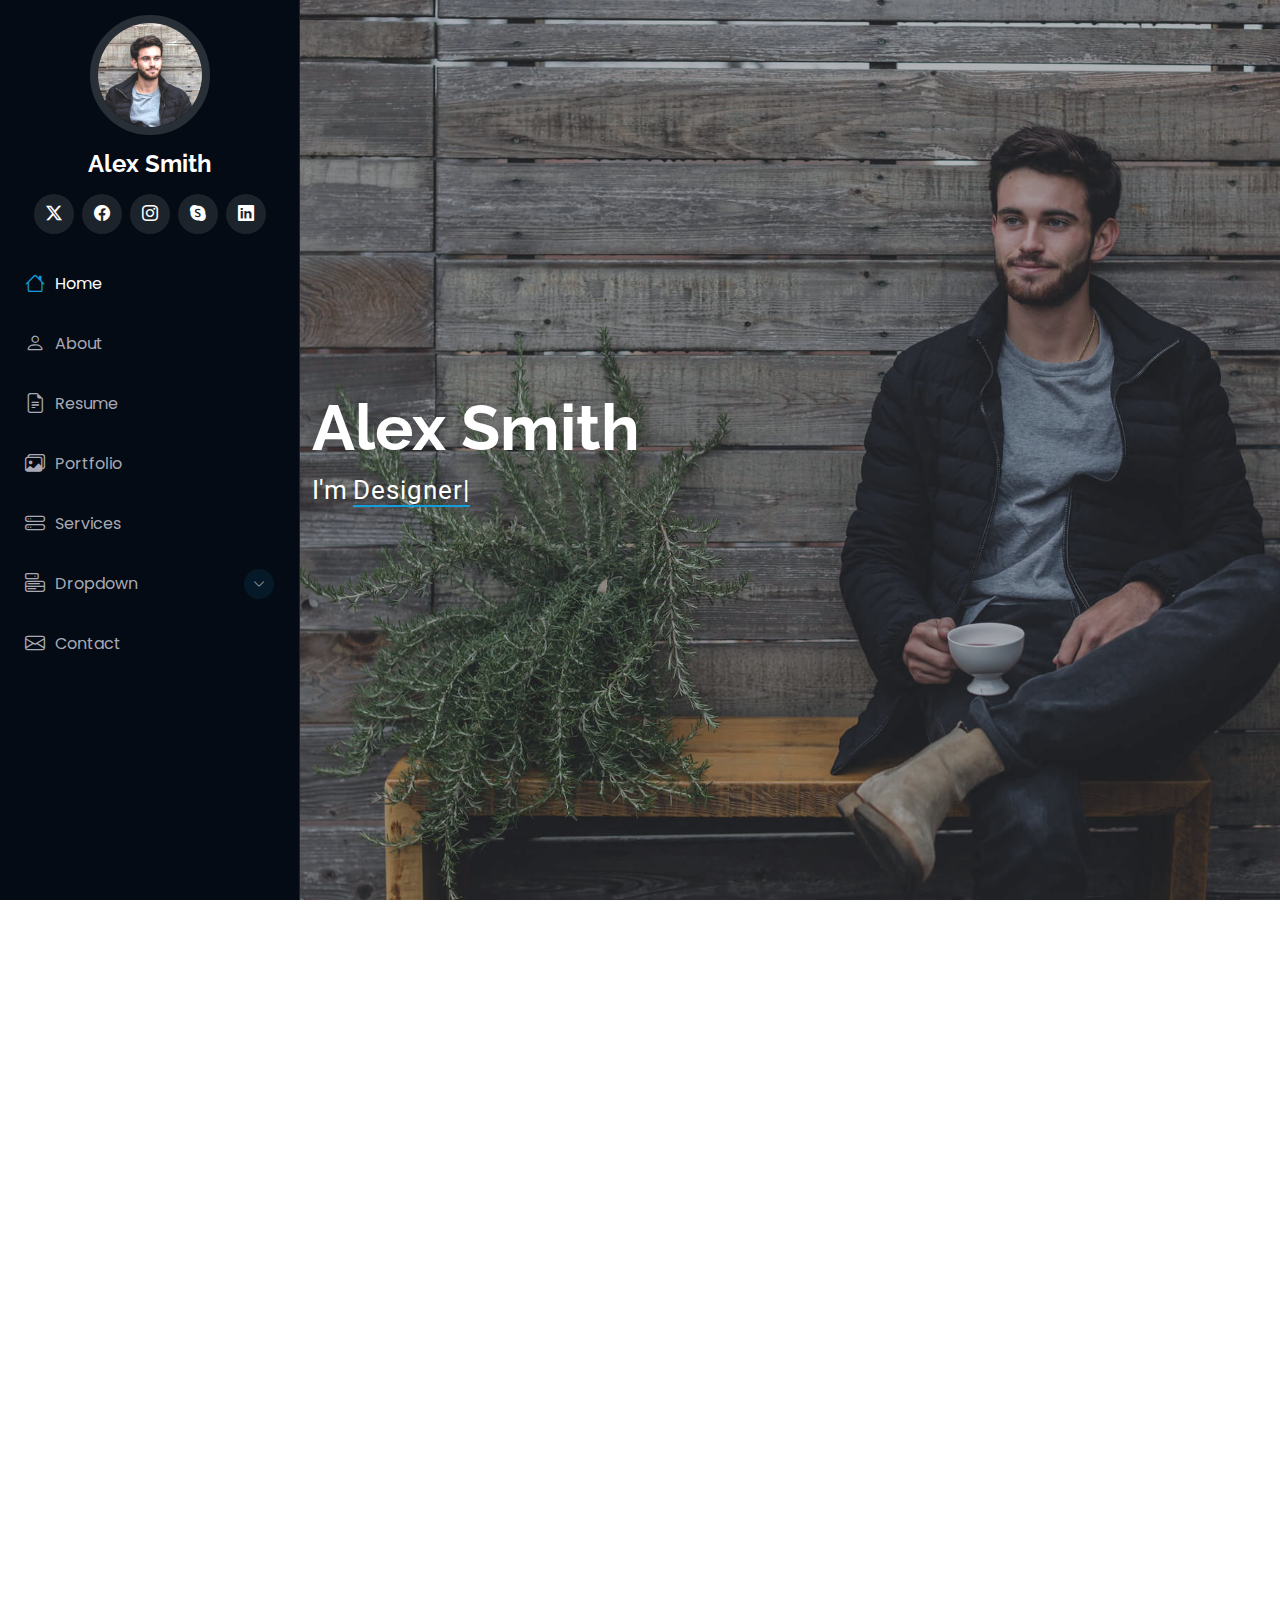
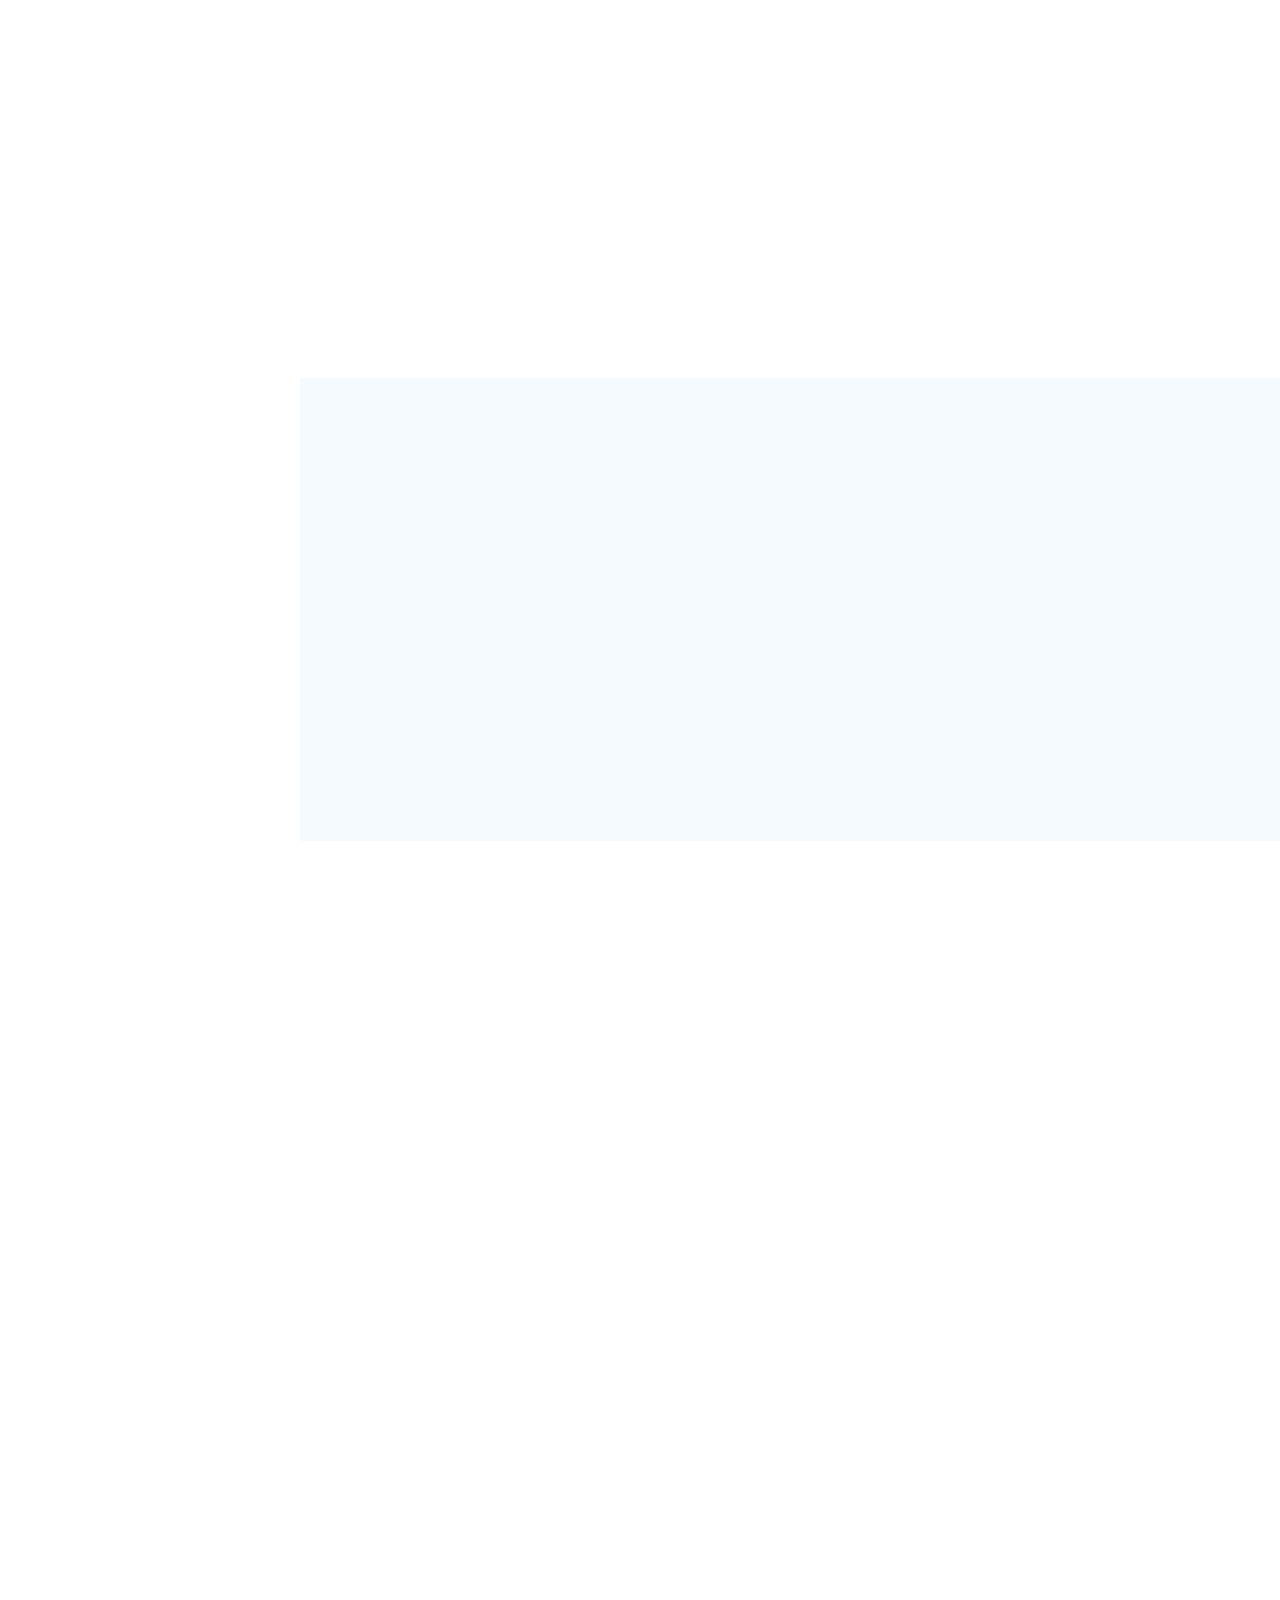
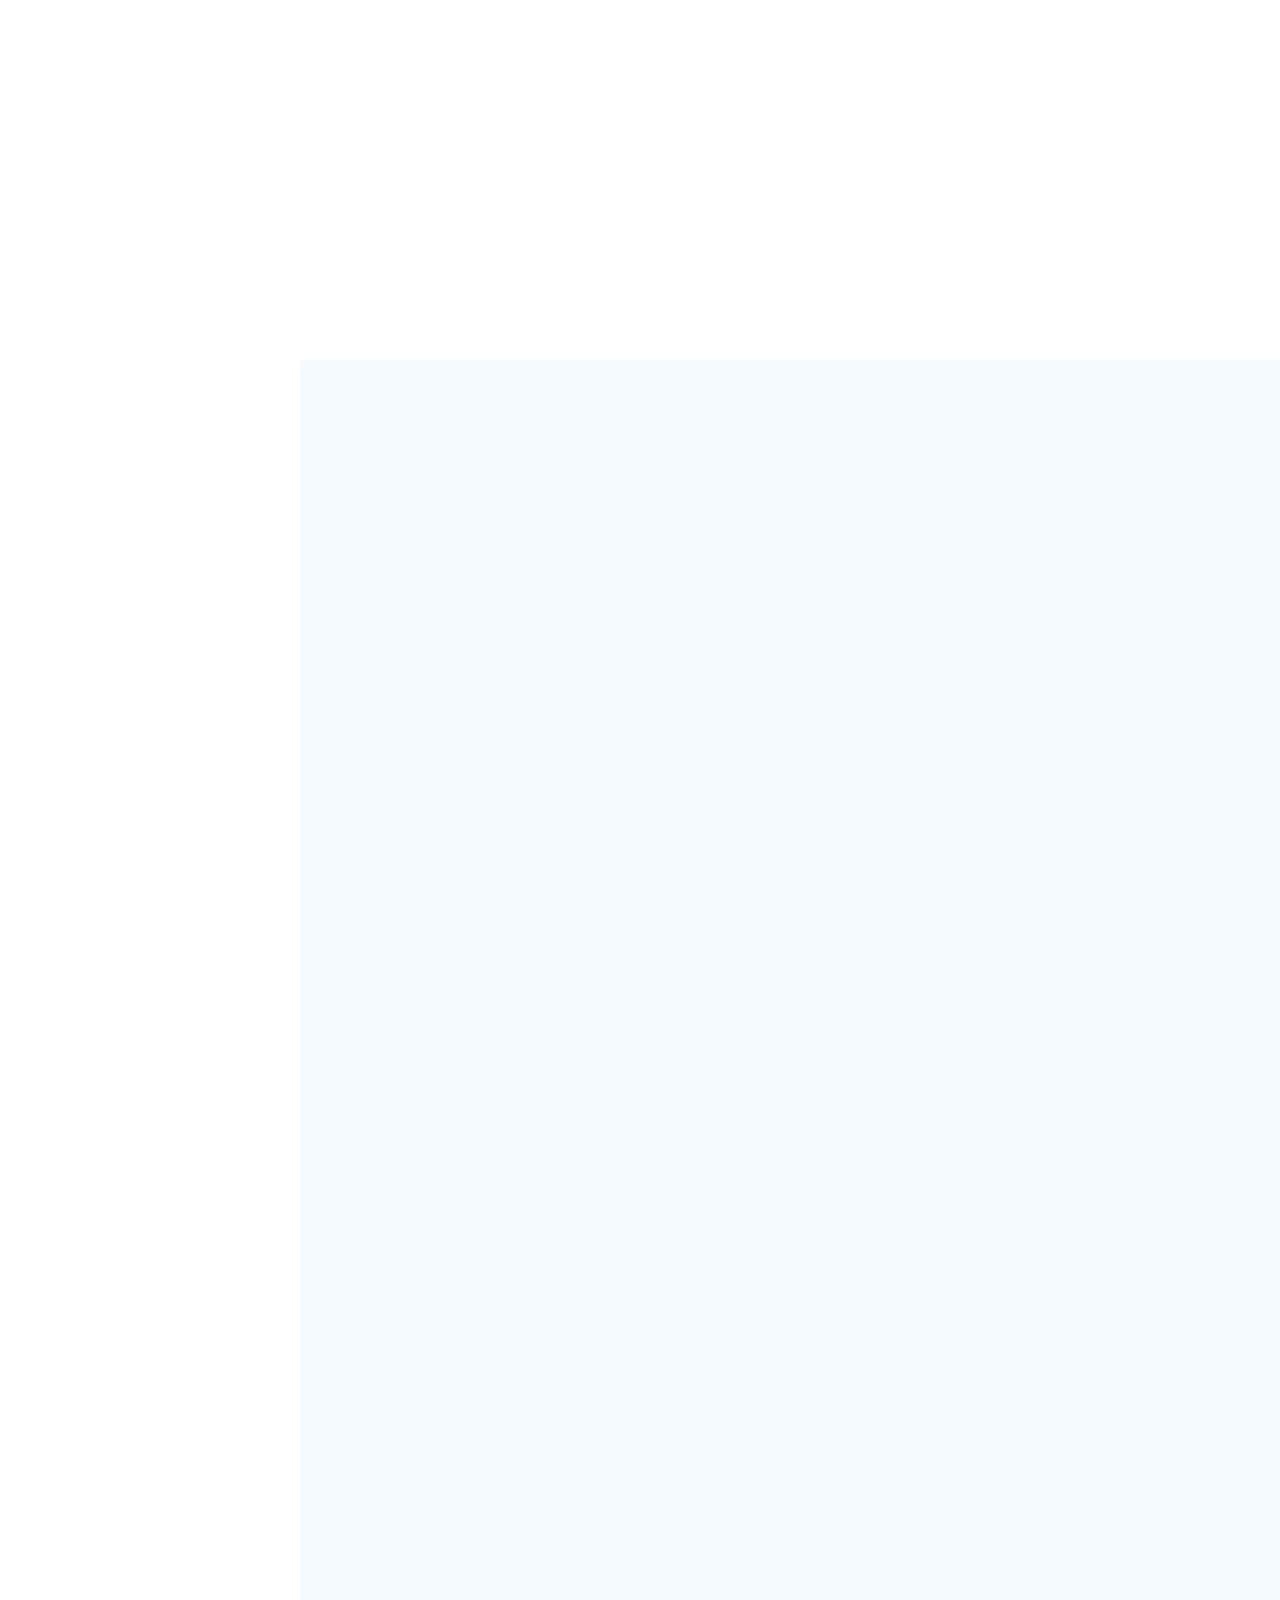
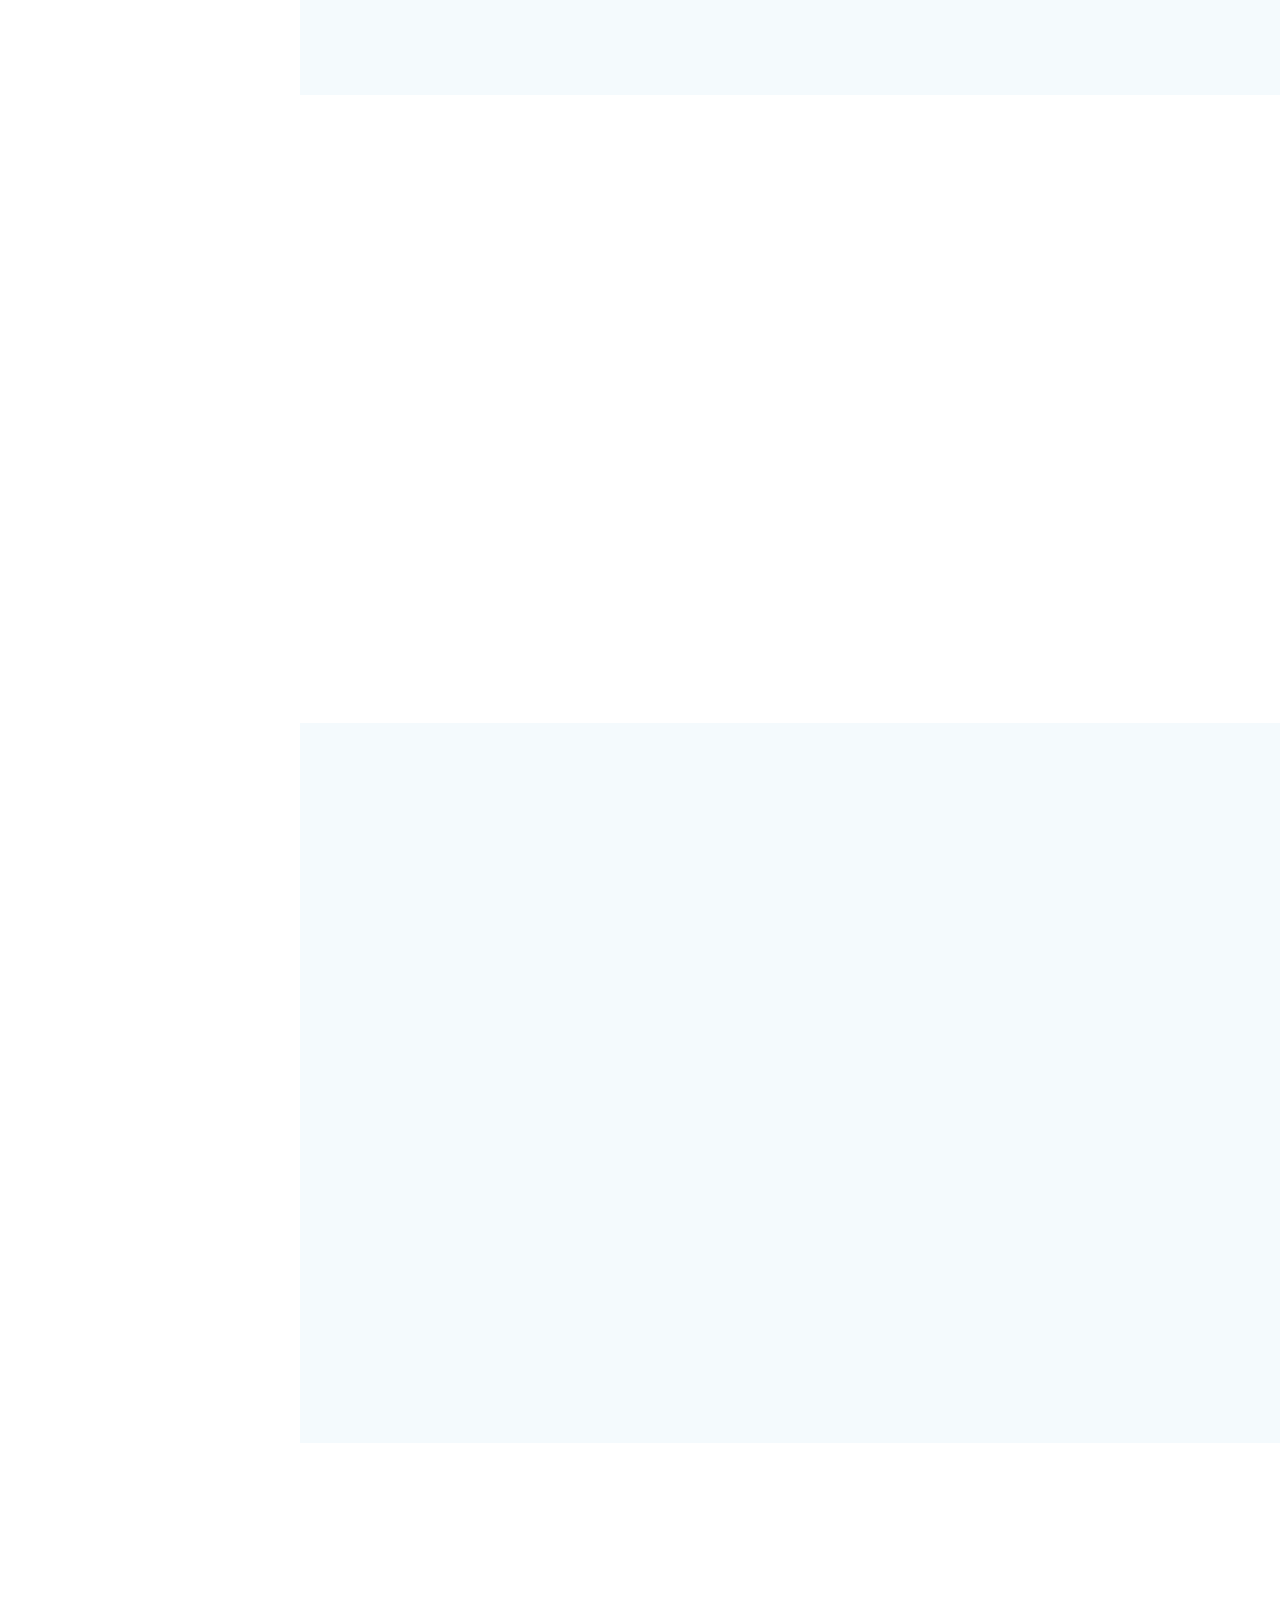
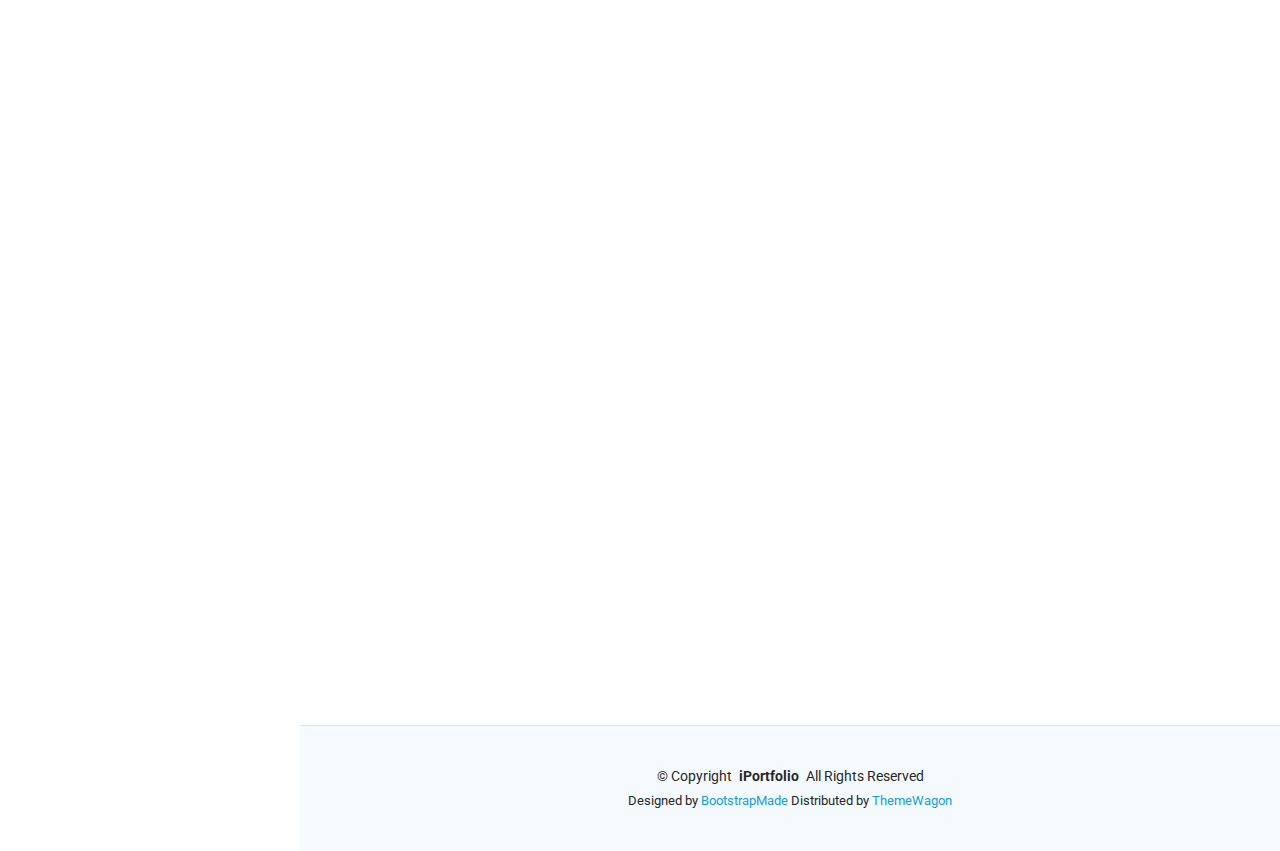
<file: iPortfolio-1.0.0/iPortfolio-1.0.0/index.html>
<!DOCTYPE html>
<html lang="en">

<head>
  <meta charset="utf-8">
  <meta content="width=device-width, initial-scale=1.0" name="viewport">
  <title>Index - iPortfolio Bootstrap Template</title>
  <meta content="" name="description">
  <meta content="" name="keywords">

  <!-- Favicons -->
  <link href="assets/img/favicon.png" rel="icon">
  <link href="assets/img/apple-touch-icon.png" rel="apple-touch-icon">

  <!-- Fonts -->
  <link href="https://fonts.googleapis.com" rel="preconnect">
  <link href="https://fonts.gstatic.com" rel="preconnect" crossorigin>
  <link href="https://fonts.googleapis.com/css2?family=Roboto:ital,wght@0,100;0,300;0,400;0,500;0,700;0,900;1,100;1,300;1,400;1,500;1,700;1,900&family=Poppins:ital,wght@0,100;0,200;0,300;0,400;0,500;0,600;0,700;0,800;0,900;1,100;1,200;1,300;1,400;1,500;1,600;1,700;1,800;1,900&family=Raleway:ital,wght@0,100;0,200;0,300;0,400;0,500;0,600;0,700;0,800;0,900;1,100;1,200;1,300;1,400;1,500;1,600;1,700;1,800;1,900&display=swap" rel="stylesheet">

  <!-- Vendor CSS Files -->
  <link href="assets/vendor/bootstrap/css/bootstrap.min.css" rel="stylesheet">
  <link href="assets/vendor/bootstrap-icons/bootstrap-icons.css" rel="stylesheet">
  <link href="assets/vendor/aos/aos.css" rel="stylesheet">
  <link href="assets/vendor/glightbox/css/glightbox.min.css" rel="stylesheet">
  <link href="assets/vendor/swiper/swiper-bundle.min.css" rel="stylesheet">

  <!-- Main CSS File -->
  <link href="assets/css/main.css" rel="stylesheet">

  <!-- =======================================================
  * Template Name: iPortfolio
  * Template URL: https://bootstrapmade.com/iportfolio-bootstrap-portfolio-websites-template/
  * Updated: Jun 29 2024 with Bootstrap v5.3.3
  * Author: BootstrapMade.com
  * License: https://bootstrapmade.com/license/
  ======================================================== -->
</head>

<body class="index-page">

  <header id="header" class="header dark-background d-flex flex-column">
    <i class="header-toggle d-xl-none bi bi-list"></i>

    <div class="profile-img">
      <img src="assets/img/my-profile-img.jpg" alt="" class="img-fluid rounded-circle">
    </div>

    <a href="index.html" class="logo d-flex align-items-center justify-content-center">
      <!-- Uncomment the line below if you also wish to use an image logo -->
      <!-- <img src="assets/img/logo.png" alt=""> -->
      <h1 class="sitename">Alex Smith</h1>
    </a>

    <div class="social-links text-center">
      <a href="#" class="twitter"><i class="bi bi-twitter-x"></i></a>
      <a href="#" class="facebook"><i class="bi bi-facebook"></i></a>
      <a href="#" class="instagram"><i class="bi bi-instagram"></i></a>
      <a href="#" class="google-plus"><i class="bi bi-skype"></i></a>
      <a href="#" class="linkedin"><i class="bi bi-linkedin"></i></a>
    </div>

    <nav id="navmenu" class="navmenu">
      <ul>
        <li><a href="#hero" class="active"><i class="bi bi-house navicon"></i>Home</a></li>
        <li><a href="#about"><i class="bi bi-person navicon"></i> About</a></li>
        <li><a href="#resume"><i class="bi bi-file-earmark-text navicon"></i> Resume</a></li>
        <li><a href="#portfolio"><i class="bi bi-images navicon"></i> Portfolio</a></li>
        <li><a href="#services"><i class="bi bi-hdd-stack navicon"></i> Services</a></li>
        <li class="dropdown"><a href="#"><i class="bi bi-menu-button navicon"></i> <span>Dropdown</span> <i class="bi bi-chevron-down toggle-dropdown"></i></a>
          <ul>
            <li><a href="#">Dropdown 1</a></li>
            <li class="dropdown"><a href="#"><span>Deep Dropdown</span> <i class="bi bi-chevron-down toggle-dropdown"></i></a>
              <ul>
                <li><a href="#">Deep Dropdown 1</a></li>
                <li><a href="#">Deep Dropdown 2</a></li>
                <li><a href="#">Deep Dropdown 3</a></li>
                <li><a href="#">Deep Dropdown 4</a></li>
                <li><a href="#">Deep Dropdown 5</a></li>
              </ul>
            </li>
            <li><a href="#">Dropdown 2</a></li>
            <li><a href="#">Dropdown 3</a></li>
            <li><a href="#">Dropdown 4</a></li>
          </ul>
        </li>
        <li><a href="#contact"><i class="bi bi-envelope navicon"></i> Contact</a></li>
      </ul>
    </nav>

  </header>

  <main class="main">

    <!-- Hero Section -->
    <section id="hero" class="hero section dark-background">

      <img src="assets/img/hero-bg.jpg" alt="" data-aos="fade-in" class="">

      <div class="container" data-aos="fade-up" data-aos-delay="100">
        <h2>Alex Smith</h2>
        <p>I'm <span class="typed" data-typed-items="Designer, Developer, Freelancer, Photographer">Designer</span><span class="typed-cursor typed-cursor--blink" aria-hidden="true"></span><span class="typed-cursor typed-cursor--blink" aria-hidden="true"></span></p>
      </div>

    </section><!-- /Hero Section -->

    <!-- About Section -->
    <section id="about" class="about section">

      <!-- Section Title -->
      <div class="container section-title" data-aos="fade-up">
        <h2>About</h2>
        <p>Magnam dolores commodi suscipit. Necessitatibus eius consequatur ex aliquid fuga eum quidem. Sit sint consectetur velit. Quisquam quos quisquam cupiditate. Et nemo qui impedit suscipit alias ea. Quia fugiat sit in iste officiis commodi quidem hic quas.</p>
      </div><!-- End Section Title -->

      <div class="container" data-aos="fade-up" data-aos-delay="100">

        <div class="row gy-4 justify-content-center">
          <div class="col-lg-4">
            <img src="assets/img/my-profile-img.jpg" class="img-fluid" alt="">
          </div>
          <div class="col-lg-8 content">
            <h2>UI/UX Designer &amp; Web Developer.</h2>
            <p class="fst-italic py-3">
              Lorem ipsum dolor sit amet, consectetur adipiscing elit, sed do eiusmod tempor incididunt ut labore et dolore
              magna aliqua.
            </p>
            <div class="row">
              <div class="col-lg-6">
                <ul>
                  <li><i class="bi bi-chevron-right"></i> <strong>Birthday:</strong> <span>1 May 1995</span></li>
                  <li><i class="bi bi-chevron-right"></i> <strong>Website:</strong> <span>www.example.com</span></li>
                  <li><i class="bi bi-chevron-right"></i> <strong>Phone:</strong> <span>+123 456 7890</span></li>
                  <li><i class="bi bi-chevron-right"></i> <strong>City:</strong> <span>New York, USA</span></li>
                </ul>
              </div>
              <div class="col-lg-6">
                <ul>
                  <li><i class="bi bi-chevron-right"></i> <strong>Age:</strong> <span>30</span></li>
                  <li><i class="bi bi-chevron-right"></i> <strong>Degree:</strong> <span>Master</span></li>
                  <li><i class="bi bi-chevron-right"></i> <strong>Email:</strong> <span>email@example.com</span></li>
                  <li><i class="bi bi-chevron-right"></i> <strong>Freelance:</strong> <span>Available</span></li>
                </ul>
              </div>
            </div>
            <p class="py-3">
              Officiis eligendi itaque labore et dolorum mollitia officiis optio vero. Quisquam sunt adipisci omnis et ut. Nulla accusantium dolor incidunt officia tempore. Et eius omnis.
              Cupiditate ut dicta maxime officiis quidem quia. Sed et consectetur qui quia repellendus itaque neque.
            </p>
          </div>
        </div>

      </div>

    </section><!-- /About Section -->

    <!-- Stats Section -->
    <section id="stats" class="stats section">

      <div class="container" data-aos="fade-up" data-aos-delay="100">

        <div class="row gy-4">

          <div class="col-lg-3 col-md-6">
            <div class="stats-item">
              <i class="bi bi-emoji-smile"></i>
              <span data-purecounter-start="0" data-purecounter-end="232" data-purecounter-duration="1" class="purecounter"></span>
              <p><strong>Happy Clients</strong> <span>consequuntur quae</span></p>
            </div>
          </div><!-- End Stats Item -->

          <div class="col-lg-3 col-md-6">
            <div class="stats-item">
              <i class="bi bi-journal-richtext"></i>
              <span data-purecounter-start="0" data-purecounter-end="521" data-purecounter-duration="1" class="purecounter"></span>
              <p><strong>Projects</strong> <span>adipisci atque cum quia aut</span></p>
            </div>
          </div><!-- End Stats Item -->

          <div class="col-lg-3 col-md-6">
            <div class="stats-item">
              <i class="bi bi-headset"></i>
              <span data-purecounter-start="0" data-purecounter-end="1453" data-purecounter-duration="1" class="purecounter"></span>
              <p><strong>Hours Of Support</strong> <span>aut commodi quaerat</span></p>
            </div>
          </div><!-- End Stats Item -->

          <div class="col-lg-3 col-md-6">
            <div class="stats-item">
              <i class="bi bi-people"></i>
              <span data-purecounter-start="0" data-purecounter-end="32" data-purecounter-duration="1" class="purecounter"></span>
              <p><strong>Hard Workers</strong> <span>rerum asperiores dolor</span></p>
            </div>
          </div><!-- End Stats Item -->

        </div>

      </div>

    </section><!-- /Stats Section -->

    <!-- Skills Section -->
    <section id="skills" class="skills section light-background">

      <!-- Section Title -->
      <div class="container section-title" data-aos="fade-up">
        <h2>Skills</h2>
        <p>Necessitatibus eius consequatur ex aliquid fuga eum quidem sint consectetur velit</p>
      </div><!-- End Section Title -->

      <div class="container" data-aos="fade-up" data-aos-delay="100">

        <div class="row skills-content skills-animation">

          <div class="col-lg-6">

            <div class="progress">
              <span class="skill"><span>HTML</span> <i class="val">100%</i></span>
              <div class="progress-bar-wrap">
                <div class="progress-bar" role="progressbar" aria-valuenow="100" aria-valuemin="0" aria-valuemax="100"></div>
              </div>
            </div><!-- End Skills Item -->

            <div class="progress">
              <span class="skill"><span>CSS</span> <i class="val">90%</i></span>
              <div class="progress-bar-wrap">
                <div class="progress-bar" role="progressbar" aria-valuenow="90" aria-valuemin="0" aria-valuemax="100"></div>
              </div>
            </div><!-- End Skills Item -->

            <div class="progress">
              <span class="skill"><span>JavaScript</span> <i class="val">75%</i></span>
              <div class="progress-bar-wrap">
                <div class="progress-bar" role="progressbar" aria-valuenow="75" aria-valuemin="0" aria-valuemax="100"></div>
              </div>
            </div><!-- End Skills Item -->

          </div>

          <div class="col-lg-6">

            <div class="progress">
              <span class="skill"><span>PHP</span> <i class="val">80%</i></span>
              <div class="progress-bar-wrap">
                <div class="progress-bar" role="progressbar" aria-valuenow="80" aria-valuemin="0" aria-valuemax="100"></div>
              </div>
            </div><!-- End Skills Item -->

            <div class="progress">
              <span class="skill"><span>WordPress/CMS</span> <i class="val">90%</i></span>
              <div class="progress-bar-wrap">
                <div class="progress-bar" role="progressbar" aria-valuenow="90" aria-valuemin="0" aria-valuemax="100"></div>
              </div>
            </div><!-- End Skills Item -->

            <div class="progress">
              <span class="skill"><span>Photoshop</span> <i class="val">55%</i></span>
              <div class="progress-bar-wrap">
                <div class="progress-bar" role="progressbar" aria-valuenow="55" aria-valuemin="0" aria-valuemax="100"></div>
              </div>
            </div><!-- End Skills Item -->

          </div>

        </div>

      </div>

    </section><!-- /Skills Section -->

    <!-- Resume Section -->
    <section id="resume" class="resume section">

      <!-- Section Title -->
      <div class="container section-title" data-aos="fade-up">
        <h2>Resume</h2>
        <p>Magnam dolores commodi suscipit. Necessitatibus eius consequatur ex aliquid fuga eum quidem. Sit sint consectetur velit. Quisquam quos quisquam cupiditate. Et nemo qui impedit suscipit alias ea. Quia fugiat sit in iste officiis commodi quidem hic quas.</p>
      </div><!-- End Section Title -->

      <div class="container">

        <div class="row">

          <div class="col-lg-6" data-aos="fade-up" data-aos-delay="100">
            <h3 class="resume-title">Sumary</h3>

            <div class="resume-item pb-0">
              <h4>Brandon Johnson</h4>
              <p><em>Innovative and deadline-driven Graphic Designer with 3+ years of experience designing and developing user-centered digital/print marketing material from initial concept to final, polished deliverable.</em></p>
              <ul>
                <li>Portland par 127,Orlando, FL</li>
                <li>(123) 456-7891</li>
                <li>alice.barkley@example.com</li>
              </ul>
            </div><!-- Edn Resume Item -->

            <h3 class="resume-title">Education</h3>
            <div class="resume-item">
              <h4>Master of Fine Arts &amp; Graphic Design</h4>
              <h5>2015 - 2016</h5>
              <p><em>Rochester Institute of Technology, Rochester, NY</em></p>
              <p>Qui deserunt veniam. Et sed aliquam labore tempore sed quisquam iusto autem sit. Ea vero voluptatum qui ut dignissimos deleniti nerada porti sand markend</p>
            </div><!-- Edn Resume Item -->

            <div class="resume-item">
              <h4>Bachelor of Fine Arts &amp; Graphic Design</h4>
              <h5>2010 - 2014</h5>
              <p><em>Rochester Institute of Technology, Rochester, NY</em></p>
              <p>Quia nobis sequi est occaecati aut. Repudiandae et iusto quae reiciendis et quis Eius vel ratione eius unde vitae rerum voluptates asperiores voluptatem Earum molestiae consequatur neque etlon sader mart dila</p>
            </div><!-- Edn Resume Item -->

          </div>

          <div class="col-lg-6" data-aos="fade-up" data-aos-delay="200">
            <h3 class="resume-title">Professional Experience</h3>
            <div class="resume-item">
              <h4>Senior graphic design specialist</h4>
              <h5>2019 - Present</h5>
              <p><em>Experion, New York, NY </em></p>
              <ul>
                <li>Lead in the design, development, and implementation of the graphic, layout, and production communication materials</li>
                <li>Delegate tasks to the 7 members of the design team and provide counsel on all aspects of the project. </li>
                <li>Supervise the assessment of all graphic materials in order to ensure quality and accuracy of the design</li>
                <li>Oversee the efficient use of production project budgets ranging from $2,000 - $25,000</li>
              </ul>
            </div><!-- Edn Resume Item -->

            <div class="resume-item">
              <h4>Graphic design specialist</h4>
              <h5>2017 - 2018</h5>
              <p><em>Stepping Stone Advertising, New York, NY</em></p>
              <ul>
                <li>Developed numerous marketing programs (logos, brochures,infographics, presentations, and advertisements).</li>
                <li>Managed up to 5 projects or tasks at a given time while under pressure</li>
                <li>Recommended and consulted with clients on the most appropriate graphic design</li>
                <li>Created 4+ design presentations and proposals a month for clients and account managers</li>
              </ul>
            </div><!-- Edn Resume Item -->

          </div>

        </div>

      </div>

    </section><!-- /Resume Section -->

    <!-- Portfolio Section -->
    <section id="portfolio" class="portfolio section light-background">

      <!-- Section Title -->
      <div class="container section-title" data-aos="fade-up">
        <h2>Portfolio</h2>
        <p>Magnam dolores commodi suscipit. Necessitatibus eius consequatur ex aliquid fuga eum quidem. Sit sint consectetur velit. Quisquam quos quisquam cupiditate. Et nemo qui impedit suscipit alias ea. Quia fugiat sit in iste officiis commodi quidem hic quas.</p>
      </div><!-- End Section Title -->

      <div class="container">

        <div class="isotope-layout" data-default-filter="*" data-layout="masonry" data-sort="original-order">

          <ul class="portfolio-filters isotope-filters" data-aos="fade-up" data-aos-delay="100">
            <li data-filter="*" class="filter-active">All</li>
            <li data-filter=".filter-app">App</li>
            <li data-filter=".filter-product">Product</li>
            <li data-filter=".filter-branding">Branding</li>
            <li data-filter=".filter-books">Books</li>
          </ul><!-- End Portfolio Filters -->

          <div class="row gy-4 isotope-container" data-aos="fade-up" data-aos-delay="200">

            <div class="col-lg-4 col-md-6 portfolio-item isotope-item filter-app">
              <div class="portfolio-content h-100">
                <img src="assets/img/portfolio/app-1.jpg" class="img-fluid" alt="">
                <div class="portfolio-info">
                  <h4>App 1</h4>
                  <p>Lorem ipsum, dolor sit amet consectetur</p>
                  <a href="assets/img/portfolio/app-1.jpg" title="App 1" data-gallery="portfolio-gallery-app" class="glightbox preview-link"><i class="bi bi-zoom-in"></i></a>
                  <a href="portfolio-details.html" title="More Details" class="details-link"><i class="bi bi-link-45deg"></i></a>
                </div>
              </div>
            </div><!-- End Portfolio Item -->

            <div class="col-lg-4 col-md-6 portfolio-item isotope-item filter-product">
              <div class="portfolio-content h-100">
                <img src="assets/img/portfolio/product-1.jpg" class="img-fluid" alt="">
                <div class="portfolio-info">
                  <h4>Product 1</h4>
                  <p>Lorem ipsum, dolor sit amet consectetur</p>
                  <a href="assets/img/portfolio/product-1.jpg" title="Product 1" data-gallery="portfolio-gallery-product" class="glightbox preview-link"><i class="bi bi-zoom-in"></i></a>
                  <a href="portfolio-details.html" title="More Details" class="details-link"><i class="bi bi-link-45deg"></i></a>
                </div>
              </div>
            </div><!-- End Portfolio Item -->

            <div class="col-lg-4 col-md-6 portfolio-item isotope-item filter-branding">
              <div class="portfolio-content h-100">
                <img src="assets/img/portfolio/branding-1.jpg" class="img-fluid" alt="">
                <div class="portfolio-info">
                  <h4>Branding 1</h4>
                  <p>Lorem ipsum, dolor sit amet consectetur</p>
                  <a href="assets/img/portfolio/branding-1.jpg" title="Branding 1" data-gallery="portfolio-gallery-branding" class="glightbox preview-link"><i class="bi bi-zoom-in"></i></a>
                  <a href="portfolio-details.html" title="More Details" class="details-link"><i class="bi bi-link-45deg"></i></a>
                </div>
              </div>
            </div><!-- End Portfolio Item -->

            <div class="col-lg-4 col-md-6 portfolio-item isotope-item filter-books">
              <div class="portfolio-content h-100">
                <img src="assets/img/portfolio/books-1.jpg" class="img-fluid" alt="">
                <div class="portfolio-info">
                  <h4>Books 1</h4>
                  <p>Lorem ipsum, dolor sit amet consectetur</p>
                  <a href="assets/img/portfolio/books-1.jpg" title="Branding 1" data-gallery="portfolio-gallery-book" class="glightbox preview-link"><i class="bi bi-zoom-in"></i></a>
                  <a href="portfolio-details.html" title="More Details" class="details-link"><i class="bi bi-link-45deg"></i></a>
                </div>
              </div>
            </div><!-- End Portfolio Item -->

            <div class="col-lg-4 col-md-6 portfolio-item isotope-item filter-app">
              <div class="portfolio-content h-100">
                <img src="assets/img/portfolio/app-2.jpg" class="img-fluid" alt="">
                <div class="portfolio-info">
                  <h4>App 2</h4>
                  <p>Lorem ipsum, dolor sit amet consectetur</p>
                  <a href="assets/img/portfolio/app-2.jpg" title="App 2" data-gallery="portfolio-gallery-app" class="glightbox preview-link"><i class="bi bi-zoom-in"></i></a>
                  <a href="portfolio-details.html" title="More Details" class="details-link"><i class="bi bi-link-45deg"></i></a>
                </div>
              </div>
            </div><!-- End Portfolio Item -->

            <div class="col-lg-4 col-md-6 portfolio-item isotope-item filter-product">
              <div class="portfolio-content h-100">
                <img src="assets/img/portfolio/product-2.jpg" class="img-fluid" alt="">
                <div class="portfolio-info">
                  <h4>Product 2</h4>
                  <p>Lorem ipsum, dolor sit amet consectetur</p>
                  <a href="assets/img/portfolio/product-2.jpg" title="Product 2" data-gallery="portfolio-gallery-product" class="glightbox preview-link"><i class="bi bi-zoom-in"></i></a>
                  <a href="portfolio-details.html" title="More Details" class="details-link"><i class="bi bi-link-45deg"></i></a>
                </div>
              </div>
            </div><!-- End Portfolio Item -->

            <div class="col-lg-4 col-md-6 portfolio-item isotope-item filter-branding">
              <div class="portfolio-content h-100">
                <img src="assets/img/portfolio/branding-2.jpg" class="img-fluid" alt="">
                <div class="portfolio-info">
                  <h4>Branding 2</h4>
                  <p>Lorem ipsum, dolor sit amet consectetur</p>
                  <a href="assets/img/portfolio/branding-2.jpg" title="Branding 2" data-gallery="portfolio-gallery-branding" class="glightbox preview-link"><i class="bi bi-zoom-in"></i></a>
                  <a href="portfolio-details.html" title="More Details" class="details-link"><i class="bi bi-link-45deg"></i></a>
                </div>
              </div>
            </div><!-- End Portfolio Item -->

            <div class="col-lg-4 col-md-6 portfolio-item isotope-item filter-books">
              <div class="portfolio-content h-100">
                <img src="assets/img/portfolio/books-2.jpg" class="img-fluid" alt="">
                <div class="portfolio-info">
                  <h4>Books 2</h4>
                  <p>Lorem ipsum, dolor sit amet consectetur</p>
                  <a href="assets/img/portfolio/books-2.jpg" title="Branding 2" data-gallery="portfolio-gallery-book" class="glightbox preview-link"><i class="bi bi-zoom-in"></i></a>
                  <a href="portfolio-details.html" title="More Details" class="details-link"><i class="bi bi-link-45deg"></i></a>
                </div>
              </div>
            </div><!-- End Portfolio Item -->

            <div class="col-lg-4 col-md-6 portfolio-item isotope-item filter-app">
              <div class="portfolio-content h-100">
                <img src="assets/img/portfolio/app-3.jpg" class="img-fluid" alt="">
                <div class="portfolio-info">
                  <h4>App 3</h4>
                  <p>Lorem ipsum, dolor sit amet consectetur</p>
                  <a href="assets/img/portfolio/app-3.jpg" title="App 3" data-gallery="portfolio-gallery-app" class="glightbox preview-link"><i class="bi bi-zoom-in"></i></a>
                  <a href="portfolio-details.html" title="More Details" class="details-link"><i class="bi bi-link-45deg"></i></a>
                </div>
              </div>
            </div><!-- End Portfolio Item -->

            <div class="col-lg-4 col-md-6 portfolio-item isotope-item filter-product">
              <div class="portfolio-content h-100">
                <img src="assets/img/portfolio/product-3.jpg" class="img-fluid" alt="">
                <div class="portfolio-info">
                  <h4>Product 3</h4>
                  <p>Lorem ipsum, dolor sit amet consectetur</p>
                  <a href="assets/img/portfolio/product-3.jpg" title="Product 3" data-gallery="portfolio-gallery-product" class="glightbox preview-link"><i class="bi bi-zoom-in"></i></a>
                  <a href="portfolio-details.html" title="More Details" class="details-link"><i class="bi bi-link-45deg"></i></a>
                </div>
              </div>
            </div><!-- End Portfolio Item -->

            <div class="col-lg-4 col-md-6 portfolio-item isotope-item filter-branding">
              <div class="portfolio-content h-100">
                <img src="assets/img/portfolio/branding-3.jpg" class="img-fluid" alt="">
                <div class="portfolio-info">
                  <h4>Branding 3</h4>
                  <p>Lorem ipsum, dolor sit amet consectetur</p>
                  <a href="assets/img/portfolio/branding-3.jpg" title="Branding 2" data-gallery="portfolio-gallery-branding" class="glightbox preview-link"><i class="bi bi-zoom-in"></i></a>
                  <a href="portfolio-details.html" title="More Details" class="details-link"><i class="bi bi-link-45deg"></i></a>
                </div>
              </div>
            </div><!-- End Portfolio Item -->

            <div class="col-lg-4 col-md-6 portfolio-item isotope-item filter-books">
              <div class="portfolio-content h-100">
                <img src="assets/img/portfolio/books-3.jpg" class="img-fluid" alt="">
                <div class="portfolio-info">
                  <h4>Books 3</h4>
                  <p>Lorem ipsum, dolor sit amet consectetur</p>
                  <a href="assets/img/portfolio/books-3.jpg" title="Branding 3" data-gallery="portfolio-gallery-book" class="glightbox preview-link"><i class="bi bi-zoom-in"></i></a>
                  <a href="portfolio-details.html" title="More Details" class="details-link"><i class="bi bi-link-45deg"></i></a>
                </div>
              </div>
            </div><!-- End Portfolio Item -->

          </div><!-- End Portfolio Container -->

        </div>

      </div>

    </section><!-- /Portfolio Section -->

    <!-- Services Section -->
    <section id="services" class="services section">

      <!-- Section Title -->
      <div class="container section-title" data-aos="fade-up">
        <h2>Services</h2>
        <p>Magnam dolores commodi suscipit. Necessitatibus eius consequatur ex aliquid fuga eum quidem. Sit sint consectetur velit. Quisquam quos quisquam cupiditate. Et nemo qui impedit suscipit alias ea. Quia fugiat sit in iste officiis commodi quidem hic quas.</p>
      </div><!-- End Section Title -->

      <div class="container">

        <div class="row gy-4">

          <div class="col-lg-4 col-md-6 service-item d-flex" data-aos="fade-up" data-aos-delay="100">
            <div class="icon flex-shrink-0"><i class="bi bi-briefcase"></i></div>
            <div>
              <h4 class="title"><a href="service-details.html" class="stretched-link">Lorem Ipsum</a></h4>
              <p class="description">Voluptatum deleniti atque corrupti quos dolores et quas molestias excepturi sint occaecati cupiditate non provident</p>
            </div>
          </div>
          <!-- End Service Item -->

          <div class="col-lg-4 col-md-6 service-item d-flex" data-aos="fade-up" data-aos-delay="200">
            <div class="icon flex-shrink-0"><i class="bi bi-card-checklist"></i></div>
            <div>
              <h4 class="title"><a href="service-details.html" class="stretched-link">Dolor Sitema</a></h4>
              <p class="description">Minim veniam, quis nostrud exercitation ullamco laboris nisi ut aliquip ex ea commodo consequat tarad limino ata</p>
            </div>
          </div><!-- End Service Item -->

          <div class="col-lg-4 col-md-6 service-item d-flex" data-aos="fade-up" data-aos-delay="300">
            <div class="icon flex-shrink-0"><i class="bi bi-bar-chart"></i></div>
            <div>
              <h4 class="title"><a href="service-details.html" class="stretched-link">Sed ut perspiciatis</a></h4>
              <p class="description">Duis aute irure dolor in reprehenderit in voluptate velit esse cillum dolore eu fugiat nulla pariatur</p>
            </div>
          </div><!-- End Service Item -->

          <div class="col-lg-4 col-md-6 service-item d-flex" data-aos="fade-up" data-aos-delay="400">
            <div class="icon flex-shrink-0"><i class="bi bi-binoculars"></i></div>
            <div>
              <h4 class="title"><a href="service-details.html" class="stretched-link">Magni Dolores</a></h4>
              <p class="description">Excepteur sint occaecat cupidatat non proident, sunt in culpa qui officia deserunt mollit anim id est laborum</p>
            </div>
          </div><!-- End Service Item -->

          <div class="col-lg-4 col-md-6 service-item d-flex" data-aos="fade-up" data-aos-delay="500">
            <div class="icon flex-shrink-0"><i class="bi bi-brightness-high"></i></div>
            <div>
              <h4 class="title"><a href="service-details.html" class="stretched-link">Nemo Enim</a></h4>
              <p class="description">At vero eos et accusamus et iusto odio dignissimos ducimus qui blanditiis praesentium voluptatum deleniti atque</p>
            </div>
          </div><!-- End Service Item -->

          <div class="col-lg-4 col-md-6 service-item d-flex" data-aos="fade-up" data-aos-delay="600">
            <div class="icon flex-shrink-0"><i class="bi bi-calendar4-week"></i></div>
            <div>
              <h4 class="title"><a href="service-details.html" class="stretched-link">Eiusmod Tempor</a></h4>
              <p class="description">Et harum quidem rerum facilis est et expedita distinctio. Nam libero tempore, cum soluta nobis est eligendi</p>
            </div>
          </div><!-- End Service Item -->

        </div>

      </div>

    </section><!-- /Services Section -->

    <!-- Testimonials Section -->
    <section id="testimonials" class="testimonials section light-background">

      <!-- Section Title -->
      <div class="container section-title" data-aos="fade-up">
        <h2>Testimonials</h2>
        <p>Necessitatibus eius consequatur ex aliquid fuga eum quidem sint consectetur velit</p>
      </div><!-- End Section Title -->

      <div class="container" data-aos="fade-up" data-aos-delay="100">

        <div class="swiper init-swiper">
          <script type="application/json" class="swiper-config">
            {
              "loop": true,
              "speed": 600,
              "autoplay": {
                "delay": 5000
              },
              "slidesPerView": "auto",
              "pagination": {
                "el": ".swiper-pagination",
                "type": "bullets",
                "clickable": true
              },
              "breakpoints": {
                "320": {
                  "slidesPerView": 1,
                  "spaceBetween": 40
                },
                "1200": {
                  "slidesPerView": 3,
                  "spaceBetween": 1
                }
              }
            }
          </script>
          <div class="swiper-wrapper">

            <div class="swiper-slide">
              <div class="testimonial-item">
                <p>
                  <i class="bi bi-quote quote-icon-left"></i>
                  <span>Proin iaculis purus consequat sem cure digni ssim donec porttitora entum suscipit rhoncus. Accusantium quam, ultricies eget id, aliquam eget nibh et. Maecen aliquam, risus at semper.</span>
                  <i class="bi bi-quote quote-icon-right"></i>
                </p>
                <img src="assets/img/testimonials/testimonials-1.jpg" class="testimonial-img" alt="">
                <h3>Saul Goodman</h3>
                <h4>Ceo &amp; Founder</h4>
              </div>
            </div><!-- End testimonial item -->

            <div class="swiper-slide">
              <div class="testimonial-item">
                <p>
                  <i class="bi bi-quote quote-icon-left"></i>
                  <span>Export tempor illum tamen malis malis eram quae irure esse labore quem cillum quid malis quorum velit fore eram velit sunt aliqua noster fugiat irure amet legam anim culpa.</span>
                  <i class="bi bi-quote quote-icon-right"></i>
                </p>
                <img src="assets/img/testimonials/testimonials-2.jpg" class="testimonial-img" alt="">
                <h3>Sara Wilsson</h3>
                <h4>Designer</h4>
              </div>
            </div><!-- End testimonial item -->

            <div class="swiper-slide">
              <div class="testimonial-item">
                <p>
                  <i class="bi bi-quote quote-icon-left"></i>
                  <span>Enim nisi quem export duis labore cillum quae magna enim sint quorum nulla quem veniam duis minim tempor labore quem eram duis noster aute amet eram fore quis sint minim.</span>
                  <i class="bi bi-quote quote-icon-right"></i>
                </p>
                <img src="assets/img/testimonials/testimonials-3.jpg" class="testimonial-img" alt="">
                <h3>Jena Karlis</h3>
                <h4>Store Owner</h4>
              </div>
            </div><!-- End testimonial item -->

            <div class="swiper-slide">
              <div class="testimonial-item">
                <p>
                  <i class="bi bi-quote quote-icon-left"></i>
                  <span>Fugiat enim eram quae cillum dolore dolor amet nulla culpa multos export minim fugiat dolor enim duis veniam ipsum anim magna sunt elit fore quem dolore labore illum veniam.</span>
                  <i class="bi bi-quote quote-icon-right"></i>
                </p>
                <img src="assets/img/testimonials/testimonials-4.jpg" class="testimonial-img" alt="">
                <h3>Matt Brandon</h3>
                <h4>Freelancer</h4>
              </div>
            </div><!-- End testimonial item -->

            <div class="swiper-slide">
              <div class="testimonial-item">
                <p>
                  <i class="bi bi-quote quote-icon-left"></i>
                  <span>Quis quorum aliqua sint quem legam fore sunt eram irure aliqua veniam tempor noster veniam sunt culpa nulla illum cillum fugiat legam esse veniam culpa fore nisi cillum quid.</span>
                  <i class="bi bi-quote quote-icon-right"></i>
                </p>
                <img src="assets/img/testimonials/testimonials-5.jpg" class="testimonial-img" alt="">
                <h3>John Larson</h3>
                <h4>Entrepreneur</h4>
              </div>
            </div><!-- End testimonial item -->

          </div>
          <div class="swiper-pagination"></div>
        </div>

      </div>

    </section><!-- /Testimonials Section -->

    <!-- Contact Section -->
    <section id="contact" class="contact section">

      <!-- Section Title -->
      <div class="container section-title" data-aos="fade-up">
        <h2>Contact</h2>
        <p>Necessitatibus eius consequatur ex aliquid fuga eum quidem sint consectetur velit</p>
      </div><!-- End Section Title -->

      <div class="container" data-aos="fade-up" data-aos-delay="100">

        <div class="row gy-4">

          <div class="col-lg-5">

            <div class="info-wrap">
              <div class="info-item d-flex" data-aos="fade-up" data-aos-delay="200">
                <i class="bi bi-geo-alt flex-shrink-0"></i>
                <div>
                  <h3>Address</h3>
                  <p>A108 Adam Street, New York, NY 535022</p>
                </div>
              </div><!-- End Info Item -->

              <div class="info-item d-flex" data-aos="fade-up" data-aos-delay="300">
                <i class="bi bi-telephone flex-shrink-0"></i>
                <div>
                  <h3>Call Us</h3>
                  <p>+1 5589 55488 55</p>
                </div>
              </div><!-- End Info Item -->

              <div class="info-item d-flex" data-aos="fade-up" data-aos-delay="400">
                <i class="bi bi-envelope flex-shrink-0"></i>
                <div>
                  <h3>Email Us</h3>
                  <p>info@example.com</p>
                </div>
              </div><!-- End Info Item -->

              <iframe src="https://www.google.com/maps/embed?pb=!1m14!1m8!1m3!1d48389.78314118045!2d-74.006138!3d40.710059!3m2!1i1024!2i768!4f13.1!3m3!1m2!1s0x89c25a22a3bda30d%3A0xb89d1fe6bc499443!2sDowntown%20Conference%20Center!5e0!3m2!1sen!2sus!4v1676961268712!5m2!1sen!2sus" frameborder="0" style="border:0; width: 100%; height: 270px;" allowfullscreen="" loading="lazy" referrerpolicy="no-referrer-when-downgrade"></iframe>
            </div>
          </div>

          <div class="col-lg-7">
            <form action="forms/contact.php" method="post" class="php-email-form" data-aos="fade-up" data-aos-delay="200">
              <div class="row gy-4">

                <div class="col-md-6">
                  <label for="name-field" class="pb-2">Your Name</label>
                  <input type="text" name="name" id="name-field" class="form-control" required="">
                </div>

                <div class="col-md-6">
                  <label for="email-field" class="pb-2">Your Email</label>
                  <input type="email" class="form-control" name="email" id="email-field" required="">
                </div>

                <div class="col-md-12">
                  <label for="subject-field" class="pb-2">Subject</label>
                  <input type="text" class="form-control" name="subject" id="subject-field" required="">
                </div>

                <div class="col-md-12">
                  <label for="message-field" class="pb-2">Message</label>
                  <textarea class="form-control" name="message" rows="10" id="message-field" required=""></textarea>
                </div>

                <div class="col-md-12 text-center">
                  <div class="loading">Loading</div>
                  <div class="error-message"></div>
                  <div class="sent-message">Your message has been sent. Thank you!</div>

                  <button type="submit">Send Message</button>
                </div>

              </div>
            </form>
          </div><!-- End Contact Form -->

        </div>

      </div>

    </section><!-- /Contact Section -->

  </main>

  <footer id="footer" class="footer position-relative light-background">

    <div class="container">
      <div class="copyright text-center ">
        <p>© <span>Copyright</span> <strong class="px-1 sitename">iPortfolio</strong> <span>All Rights Reserved</span></p>
      </div>
      <div class="credits">
        <!-- All the links in the footer should remain intact. -->
        <!-- You can delete the links only if you've purchased the pro version. -->
        <!-- Licensing information: https://bootstrapmade.com/license/ -->
        <!-- Purchase the pro version with working PHP/AJAX contact form: [buy-url] -->
        Designed by <a href="https://bootstrapmade.com/">BootstrapMade</a> Distributed by <a href="https://themewagon.com">ThemeWagon</a>
      </div>
    </div>

  </footer>

  <!-- Scroll Top -->
  <a href="#" id="scroll-top" class="scroll-top d-flex align-items-center justify-content-center"><i class="bi bi-arrow-up-short"></i></a>

  <!-- Preloader -->
  <div id="preloader"></div>

  <!-- Vendor JS Files -->
  <script src="assets/vendor/bootstrap/js/bootstrap.bundle.min.js"></script>
  <script src="assets/vendor/php-email-form/validate.js"></script>
  <script src="assets/vendor/aos/aos.js"></script>
  <script src="assets/vendor/typed.js/typed.umd.js"></script>
  <script src="assets/vendor/purecounter/purecounter_vanilla.js"></script>
  <script src="assets/vendor/waypoints/noframework.waypoints.js"></script>
  <script src="assets/vendor/glightbox/js/glightbox.min.js"></script>
  <script src="assets/vendor/imagesloaded/imagesloaded.pkgd.min.js"></script>
  <script src="assets/vendor/isotope-layout/isotope.pkgd.min.js"></script>
  <script src="assets/vendor/swiper/swiper-bundle.min.js"></script>

  <!-- Main JS File -->
  <script src="assets/js/main.js"></script>

</body>

</html>
</file>
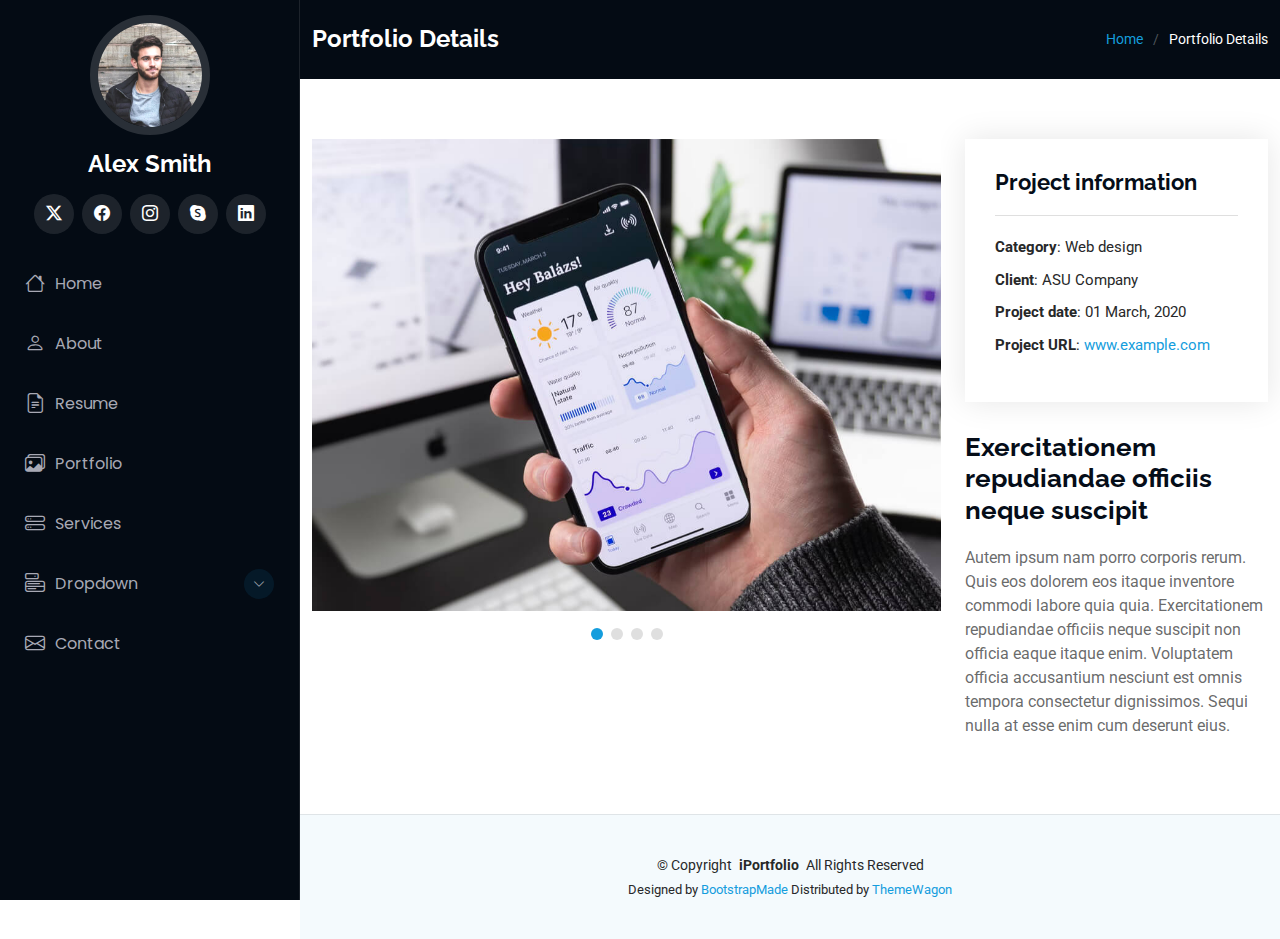
<file: iPortfolio-1.0.0/iPortfolio-1.0.0/portfolio-details.html>
<!DOCTYPE html>
<html lang="en">

<head>
  <meta charset="utf-8">
  <meta content="width=device-width, initial-scale=1.0" name="viewport">
  <title>Portfolio Details - iPortfolio Bootstrap Template</title>
  <meta content="" name="description">
  <meta content="" name="keywords">

  <!-- Favicons -->
  <link href="assets/img/favicon.png" rel="icon">
  <link href="assets/img/apple-touch-icon.png" rel="apple-touch-icon">

  <!-- Fonts -->
  <link href="https://fonts.googleapis.com" rel="preconnect">
  <link href="https://fonts.gstatic.com" rel="preconnect" crossorigin>
  <link href="https://fonts.googleapis.com/css2?family=Roboto:ital,wght@0,100;0,300;0,400;0,500;0,700;0,900;1,100;1,300;1,400;1,500;1,700;1,900&family=Poppins:ital,wght@0,100;0,200;0,300;0,400;0,500;0,600;0,700;0,800;0,900;1,100;1,200;1,300;1,400;1,500;1,600;1,700;1,800;1,900&family=Raleway:ital,wght@0,100;0,200;0,300;0,400;0,500;0,600;0,700;0,800;0,900;1,100;1,200;1,300;1,400;1,500;1,600;1,700;1,800;1,900&display=swap" rel="stylesheet">

  <!-- Vendor CSS Files -->
  <link href="assets/vendor/bootstrap/css/bootstrap.min.css" rel="stylesheet">
  <link href="assets/vendor/bootstrap-icons/bootstrap-icons.css" rel="stylesheet">
  <link href="assets/vendor/aos/aos.css" rel="stylesheet">
  <link href="assets/vendor/glightbox/css/glightbox.min.css" rel="stylesheet">
  <link href="assets/vendor/swiper/swiper-bundle.min.css" rel="stylesheet">

  <!-- Main CSS File -->
  <link href="assets/css/main.css" rel="stylesheet">

  <!-- =======================================================
  * Template Name: iPortfolio
  * Template URL: https://bootstrapmade.com/iportfolio-bootstrap-portfolio-websites-template/
  * Updated: Jun 29 2024 with Bootstrap v5.3.3
  * Author: BootstrapMade.com
  * License: https://bootstrapmade.com/license/
  ======================================================== -->
</head>

<body class="portfolio-details-page">

  <header id="header" class="header dark-background d-flex flex-column">
    <i class="header-toggle d-xl-none bi bi-list"></i>

    <div class="profile-img">
      <img src="assets/img/my-profile-img.jpg" alt="" class="img-fluid rounded-circle">
    </div>

    <a href="index.html" class="logo d-flex align-items-center justify-content-center">
      <!-- Uncomment the line below if you also wish to use an image logo -->
      <!-- <img src="assets/img/logo.png" alt=""> -->
      <h1 class="sitename">Alex Smith</h1>
    </a>

    <div class="social-links text-center">
      <a href="#" class="twitter"><i class="bi bi-twitter-x"></i></a>
      <a href="#" class="facebook"><i class="bi bi-facebook"></i></a>
      <a href="#" class="instagram"><i class="bi bi-instagram"></i></a>
      <a href="#" class="google-plus"><i class="bi bi-skype"></i></a>
      <a href="#" class="linkedin"><i class="bi bi-linkedin"></i></a>
    </div>

    <nav id="navmenu" class="navmenu">
      <ul>
        <li><a href="#hero"><i class="bi bi-house navicon"></i>Home</a></li>
        <li><a href="#about"><i class="bi bi-person navicon"></i> About</a></li>
        <li><a href="#resume"><i class="bi bi-file-earmark-text navicon"></i> Resume</a></li>
        <li><a href="#portfolio"><i class="bi bi-images navicon"></i> Portfolio</a></li>
        <li><a href="#services"><i class="bi bi-hdd-stack navicon"></i> Services</a></li>
        <li class="dropdown"><a href="#"><i class="bi bi-menu-button navicon"></i> <span>Dropdown</span> <i class="bi bi-chevron-down toggle-dropdown"></i></a>
          <ul>
            <li><a href="#">Dropdown 1</a></li>
            <li class="dropdown"><a href="#"><span>Deep Dropdown</span> <i class="bi bi-chevron-down toggle-dropdown"></i></a>
              <ul>
                <li><a href="#">Deep Dropdown 1</a></li>
                <li><a href="#">Deep Dropdown 2</a></li>
                <li><a href="#">Deep Dropdown 3</a></li>
                <li><a href="#">Deep Dropdown 4</a></li>
                <li><a href="#">Deep Dropdown 5</a></li>
              </ul>
            </li>
            <li><a href="#">Dropdown 2</a></li>
            <li><a href="#">Dropdown 3</a></li>
            <li><a href="#">Dropdown 4</a></li>
          </ul>
        </li>
        <li><a href="#contact"><i class="bi bi-envelope navicon"></i> Contact</a></li>
      </ul>
    </nav>

  </header>

  <main class="main">

    <!-- Page Title -->
    <div class="page-title dark-background">
      <div class="container d-lg-flex justify-content-between align-items-center">
        <h1 class="mb-2 mb-lg-0">Portfolio Details</h1>
        <nav class="breadcrumbs">
          <ol>
            <li><a href="index.html">Home</a></li>
            <li class="current">Portfolio Details</li>
          </ol>
        </nav>
      </div>
    </div><!-- End Page Title -->

    <!-- Portfolio Details Section -->
    <section id="portfolio-details" class="portfolio-details section">

      <div class="container" data-aos="fade-up" data-aos-delay="100">

        <div class="row gy-4">

          <div class="col-lg-8">
            <div class="portfolio-details-slider swiper init-swiper">

              <script type="application/json" class="swiper-config">
                {
                  "loop": true,
                  "speed": 600,
                  "autoplay": {
                    "delay": 5000
                  },
                  "slidesPerView": "auto",
                  "pagination": {
                    "el": ".swiper-pagination",
                    "type": "bullets",
                    "clickable": true
                  }
                }
              </script>

              <div class="swiper-wrapper align-items-center">

                <div class="swiper-slide">
                  <img src="assets/img/portfolio/app-1.jpg" alt="">
                </div>

                <div class="swiper-slide">
                  <img src="assets/img/portfolio/product-1.jpg" alt="">
                </div>

                <div class="swiper-slide">
                  <img src="assets/img/portfolio/branding-1.jpg" alt="">
                </div>

                <div class="swiper-slide">
                  <img src="assets/img/portfolio/books-1.jpg" alt="">
                </div>

              </div>
              <div class="swiper-pagination"></div>
            </div>
          </div>

          <div class="col-lg-4">
            <div class="portfolio-info" data-aos="fade-up" data-aos-delay="200">
              <h3>Project information</h3>
              <ul>
                <li><strong>Category</strong>: Web design</li>
                <li><strong>Client</strong>: ASU Company</li>
                <li><strong>Project date</strong>: 01 March, 2020</li>
                <li><strong>Project URL</strong>: <a href="#">www.example.com</a></li>
              </ul>
            </div>
            <div class="portfolio-description" data-aos="fade-up" data-aos-delay="300">
              <h2>Exercitationem repudiandae officiis neque suscipit</h2>
              <p>
                Autem ipsum nam porro corporis rerum. Quis eos dolorem eos itaque inventore commodi labore quia quia. Exercitationem repudiandae officiis neque suscipit non officia eaque itaque enim. Voluptatem officia accusantium nesciunt est omnis tempora consectetur dignissimos. Sequi nulla at esse enim cum deserunt eius.
              </p>
            </div>
          </div>

        </div>

      </div>

    </section><!-- /Portfolio Details Section -->

  </main>

  <footer id="footer" class="footer position-relative light-background">

    <div class="container">
      <div class="copyright text-center ">
        <p>© <span>Copyright</span> <strong class="px-1 sitename">iPortfolio</strong> <span>All Rights Reserved</span></p>
      </div>
      <div class="credits">
        <!-- All the links in the footer should remain intact. -->
        <!-- You can delete the links only if you've purchased the pro version. -->
        <!-- Licensing information: https://bootstrapmade.com/license/ -->
        <!-- Purchase the pro version with working PHP/AJAX contact form: [buy-url] -->
        Designed by <a href="https://bootstrapmade.com/">BootstrapMade</a> Distributed by <a href="https://themewagon.com">ThemeWagon</a>
      </div>
    </div>

  </footer>

  <!-- Scroll Top -->
  <a href="#" id="scroll-top" class="scroll-top d-flex align-items-center justify-content-center"><i class="bi bi-arrow-up-short"></i></a>

  <!-- Preloader -->
  <div id="preloader"></div>

  <!-- Vendor JS Files -->
  <script src="assets/vendor/bootstrap/js/bootstrap.bundle.min.js"></script>
  <script src="assets/vendor/php-email-form/validate.js"></script>
  <script src="assets/vendor/aos/aos.js"></script>
  <script src="assets/vendor/typed.js/typed.umd.js"></script>
  <script src="assets/vendor/purecounter/purecounter_vanilla.js"></script>
  <script src="assets/vendor/waypoints/noframework.waypoints.js"></script>
  <script src="assets/vendor/glightbox/js/glightbox.min.js"></script>
  <script src="assets/vendor/imagesloaded/imagesloaded.pkgd.min.js"></script>
  <script src="assets/vendor/isotope-layout/isotope.pkgd.min.js"></script>
  <script src="assets/vendor/swiper/swiper-bundle.min.js"></script>

  <!-- Main JS File -->
  <script src="assets/js/main.js"></script>

</body>

</html>
</file>
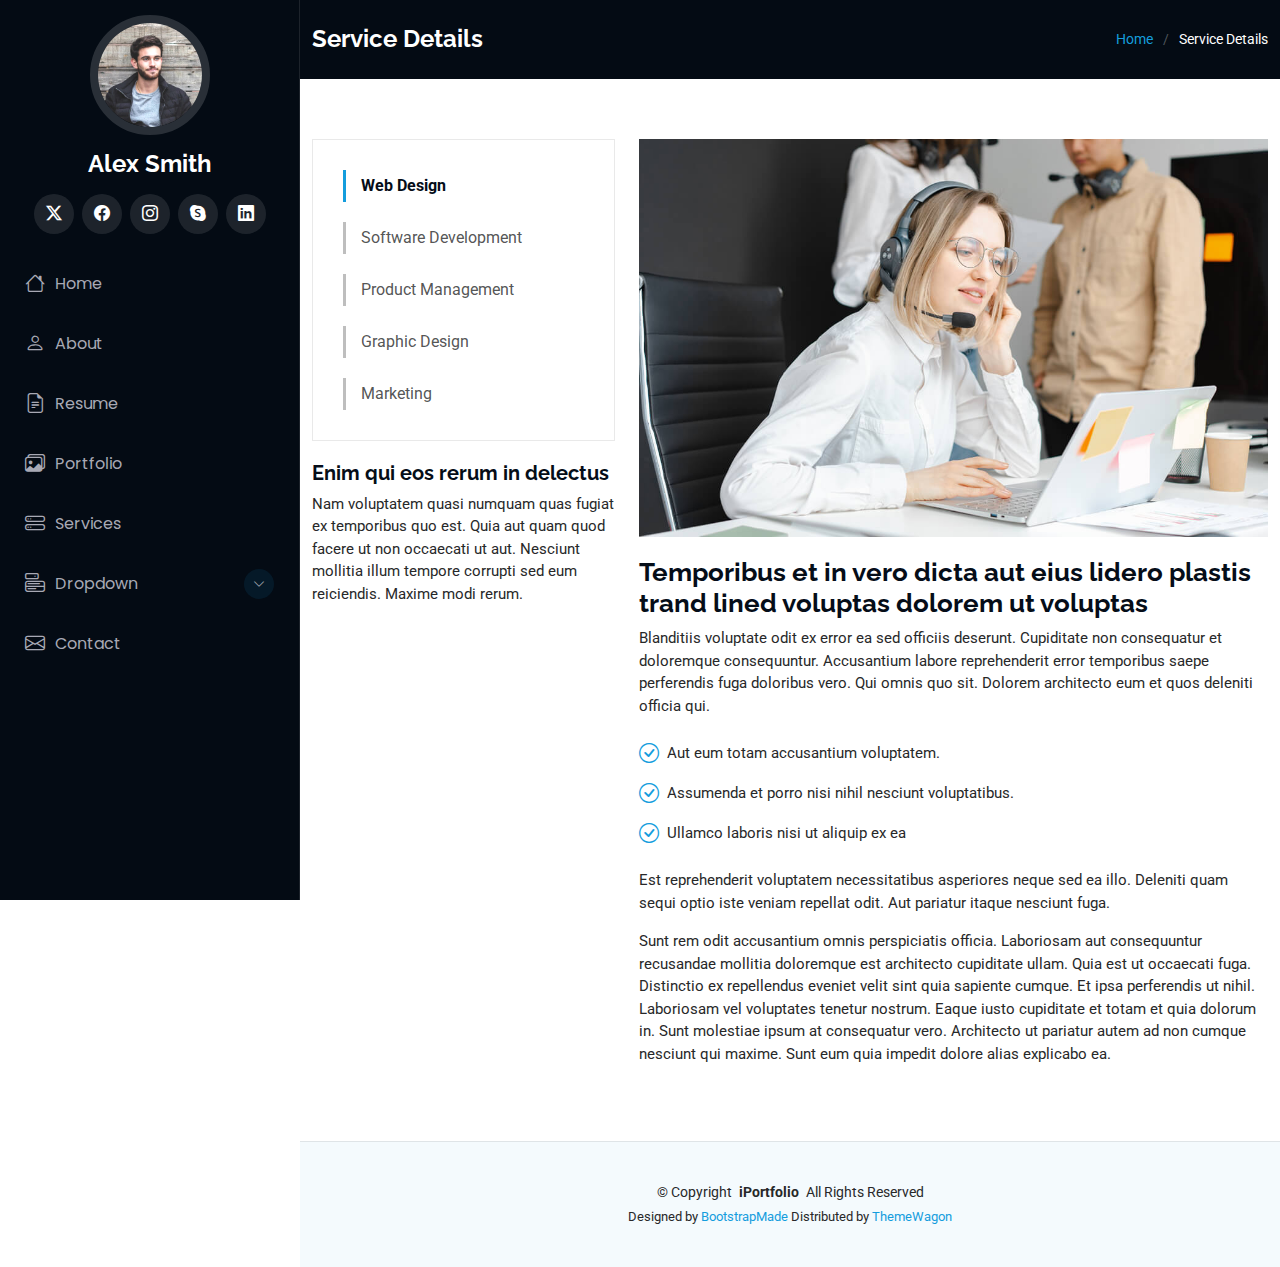
<file: iPortfolio-1.0.0/iPortfolio-1.0.0/service-details.html>
<!DOCTYPE html>
<html lang="en">

<head>
  <meta charset="utf-8">
  <meta content="width=device-width, initial-scale=1.0" name="viewport">
  <title>Service Details - iPortfolio Bootstrap Template</title>
  <meta content="" name="description">
  <meta content="" name="keywords">

  <!-- Favicons -->
  <link href="assets/img/favicon.png" rel="icon">
  <link href="assets/img/apple-touch-icon.png" rel="apple-touch-icon">

  <!-- Fonts -->
  <link href="https://fonts.googleapis.com" rel="preconnect">
  <link href="https://fonts.gstatic.com" rel="preconnect" crossorigin>
  <link href="https://fonts.googleapis.com/css2?family=Roboto:ital,wght@0,100;0,300;0,400;0,500;0,700;0,900;1,100;1,300;1,400;1,500;1,700;1,900&family=Poppins:ital,wght@0,100;0,200;0,300;0,400;0,500;0,600;0,700;0,800;0,900;1,100;1,200;1,300;1,400;1,500;1,600;1,700;1,800;1,900&family=Raleway:ital,wght@0,100;0,200;0,300;0,400;0,500;0,600;0,700;0,800;0,900;1,100;1,200;1,300;1,400;1,500;1,600;1,700;1,800;1,900&display=swap" rel="stylesheet">

  <!-- Vendor CSS Files -->
  <link href="assets/vendor/bootstrap/css/bootstrap.min.css" rel="stylesheet">
  <link href="assets/vendor/bootstrap-icons/bootstrap-icons.css" rel="stylesheet">
  <link href="assets/vendor/aos/aos.css" rel="stylesheet">
  <link href="assets/vendor/glightbox/css/glightbox.min.css" rel="stylesheet">
  <link href="assets/vendor/swiper/swiper-bundle.min.css" rel="stylesheet">

  <!-- Main CSS File -->
  <link href="assets/css/main.css" rel="stylesheet">

  <!-- =======================================================
  * Template Name: iPortfolio
  * Template URL: https://bootstrapmade.com/iportfolio-bootstrap-portfolio-websites-template/
  * Updated: Jun 29 2024 with Bootstrap v5.3.3
  * Author: BootstrapMade.com
  * License: https://bootstrapmade.com/license/
  ======================================================== -->
</head>

<body class="service-details-page">

  <header id="header" class="header dark-background d-flex flex-column">
    <i class="header-toggle d-xl-none bi bi-list"></i>

    <div class="profile-img">
      <img src="assets/img/my-profile-img.jpg" alt="" class="img-fluid rounded-circle">
    </div>

    <a href="index.html" class="logo d-flex align-items-center justify-content-center">
      <!-- Uncomment the line below if you also wish to use an image logo -->
      <!-- <img src="assets/img/logo.png" alt=""> -->
      <h1 class="sitename">Alex Smith</h1>
    </a>

    <div class="social-links text-center">
      <a href="#" class="twitter"><i class="bi bi-twitter-x"></i></a>
      <a href="#" class="facebook"><i class="bi bi-facebook"></i></a>
      <a href="#" class="instagram"><i class="bi bi-instagram"></i></a>
      <a href="#" class="google-plus"><i class="bi bi-skype"></i></a>
      <a href="#" class="linkedin"><i class="bi bi-linkedin"></i></a>
    </div>

    <nav id="navmenu" class="navmenu">
      <ul>
        <li><a href="#hero"><i class="bi bi-house navicon"></i>Home</a></li>
        <li><a href="#about"><i class="bi bi-person navicon"></i> About</a></li>
        <li><a href="#resume"><i class="bi bi-file-earmark-text navicon"></i> Resume</a></li>
        <li><a href="#portfolio"><i class="bi bi-images navicon"></i> Portfolio</a></li>
        <li><a href="#services"><i class="bi bi-hdd-stack navicon"></i> Services</a></li>
        <li class="dropdown"><a href="#"><i class="bi bi-menu-button navicon"></i> <span>Dropdown</span> <i class="bi bi-chevron-down toggle-dropdown"></i></a>
          <ul>
            <li><a href="#">Dropdown 1</a></li>
            <li class="dropdown"><a href="#"><span>Deep Dropdown</span> <i class="bi bi-chevron-down toggle-dropdown"></i></a>
              <ul>
                <li><a href="#">Deep Dropdown 1</a></li>
                <li><a href="#">Deep Dropdown 2</a></li>
                <li><a href="#">Deep Dropdown 3</a></li>
                <li><a href="#">Deep Dropdown 4</a></li>
                <li><a href="#">Deep Dropdown 5</a></li>
              </ul>
            </li>
            <li><a href="#">Dropdown 2</a></li>
            <li><a href="#">Dropdown 3</a></li>
            <li><a href="#">Dropdown 4</a></li>
          </ul>
        </li>
        <li><a href="#contact"><i class="bi bi-envelope navicon"></i> Contact</a></li>
      </ul>
    </nav>

  </header>

  <main class="main">

    <!-- Page Title -->
    <div class="page-title dark-background">
      <div class="container d-lg-flex justify-content-between align-items-center">
        <h1 class="mb-2 mb-lg-0">Service Details</h1>
        <nav class="breadcrumbs">
          <ol>
            <li><a href="index.html">Home</a></li>
            <li class="current">Service Details</li>
          </ol>
        </nav>
      </div>
    </div><!-- End Page Title -->

    <!-- Service Details Section -->
    <section id="service-details" class="service-details section">

      <div class="container">

        <div class="row gy-4">

          <div class="col-lg-4" data-aos="fade-up" data-aos-delay="100">
            <div class="services-list">
              <a href="#" class="active">Web Design</a>
              <a href="#">Software Development</a>
              <a href="#">Product Management</a>
              <a href="#">Graphic Design</a>
              <a href="#">Marketing</a>
            </div>

            <h4>Enim qui eos rerum in delectus</h4>
            <p>Nam voluptatem quasi numquam quas fugiat ex temporibus quo est. Quia aut quam quod facere ut non occaecati ut aut. Nesciunt mollitia illum tempore corrupti sed eum reiciendis. Maxime modi rerum.</p>
          </div>

          <div class="col-lg-8" data-aos="fade-up" data-aos-delay="200">
            <img src="assets/img/services.jpg" alt="" class="img-fluid services-img">
            <h3>Temporibus et in vero dicta aut eius lidero plastis trand lined voluptas dolorem ut voluptas</h3>
            <p>
              Blanditiis voluptate odit ex error ea sed officiis deserunt. Cupiditate non consequatur et doloremque consequuntur. Accusantium labore reprehenderit error temporibus saepe perferendis fuga doloribus vero. Qui omnis quo sit. Dolorem architecto eum et quos deleniti officia qui.
            </p>
            <ul>
              <li><i class="bi bi-check-circle"></i> <span>Aut eum totam accusantium voluptatem.</span></li>
              <li><i class="bi bi-check-circle"></i> <span>Assumenda et porro nisi nihil nesciunt voluptatibus.</span></li>
              <li><i class="bi bi-check-circle"></i> <span>Ullamco laboris nisi ut aliquip ex ea</span></li>
            </ul>
            <p>
              Est reprehenderit voluptatem necessitatibus asperiores neque sed ea illo. Deleniti quam sequi optio iste veniam repellat odit. Aut pariatur itaque nesciunt fuga.
            </p>
            <p>
              Sunt rem odit accusantium omnis perspiciatis officia. Laboriosam aut consequuntur recusandae mollitia doloremque est architecto cupiditate ullam. Quia est ut occaecati fuga. Distinctio ex repellendus eveniet velit sint quia sapiente cumque. Et ipsa perferendis ut nihil. Laboriosam vel voluptates tenetur nostrum. Eaque iusto cupiditate et totam et quia dolorum in. Sunt molestiae ipsum at consequatur vero. Architecto ut pariatur autem ad non cumque nesciunt qui maxime. Sunt eum quia impedit dolore alias explicabo ea.
            </p>
          </div>

        </div>

      </div>

    </section><!-- /Service Details Section -->

  </main>

  <footer id="footer" class="footer position-relative light-background">

    <div class="container">
      <div class="copyright text-center ">
        <p>© <span>Copyright</span> <strong class="px-1 sitename">iPortfolio</strong> <span>All Rights Reserved</span></p>
      </div>
      <div class="credits">
        <!-- All the links in the footer should remain intact. -->
        <!-- You can delete the links only if you've purchased the pro version. -->
        <!-- Licensing information: https://bootstrapmade.com/license/ -->
        <!-- Purchase the pro version with working PHP/AJAX contact form: [buy-url] -->
        Designed by <a href="https://bootstrapmade.com/">BootstrapMade</a> Distributed by <a href="https://themewagon.com">ThemeWagon</a>
      </div>
    </div>

  </footer>

  <!-- Scroll Top -->
  <a href="#" id="scroll-top" class="scroll-top d-flex align-items-center justify-content-center"><i class="bi bi-arrow-up-short"></i></a>

  <!-- Preloader -->
  <div id="preloader"></div>

  <!-- Vendor JS Files -->
  <script src="assets/vendor/bootstrap/js/bootstrap.bundle.min.js"></script>
  <script src="assets/vendor/php-email-form/validate.js"></script>
  <script src="assets/vendor/aos/aos.js"></script>
  <script src="assets/vendor/typed.js/typed.umd.js"></script>
  <script src="assets/vendor/purecounter/purecounter_vanilla.js"></script>
  <script src="assets/vendor/waypoints/noframework.waypoints.js"></script>
  <script src="assets/vendor/glightbox/js/glightbox.min.js"></script>
  <script src="assets/vendor/imagesloaded/imagesloaded.pkgd.min.js"></script>
  <script src="assets/vendor/isotope-layout/isotope.pkgd.min.js"></script>
  <script src="assets/vendor/swiper/swiper-bundle.min.js"></script>

  <!-- Main JS File -->
  <script src="assets/js/main.js"></script>

</body>

</html>
</file>
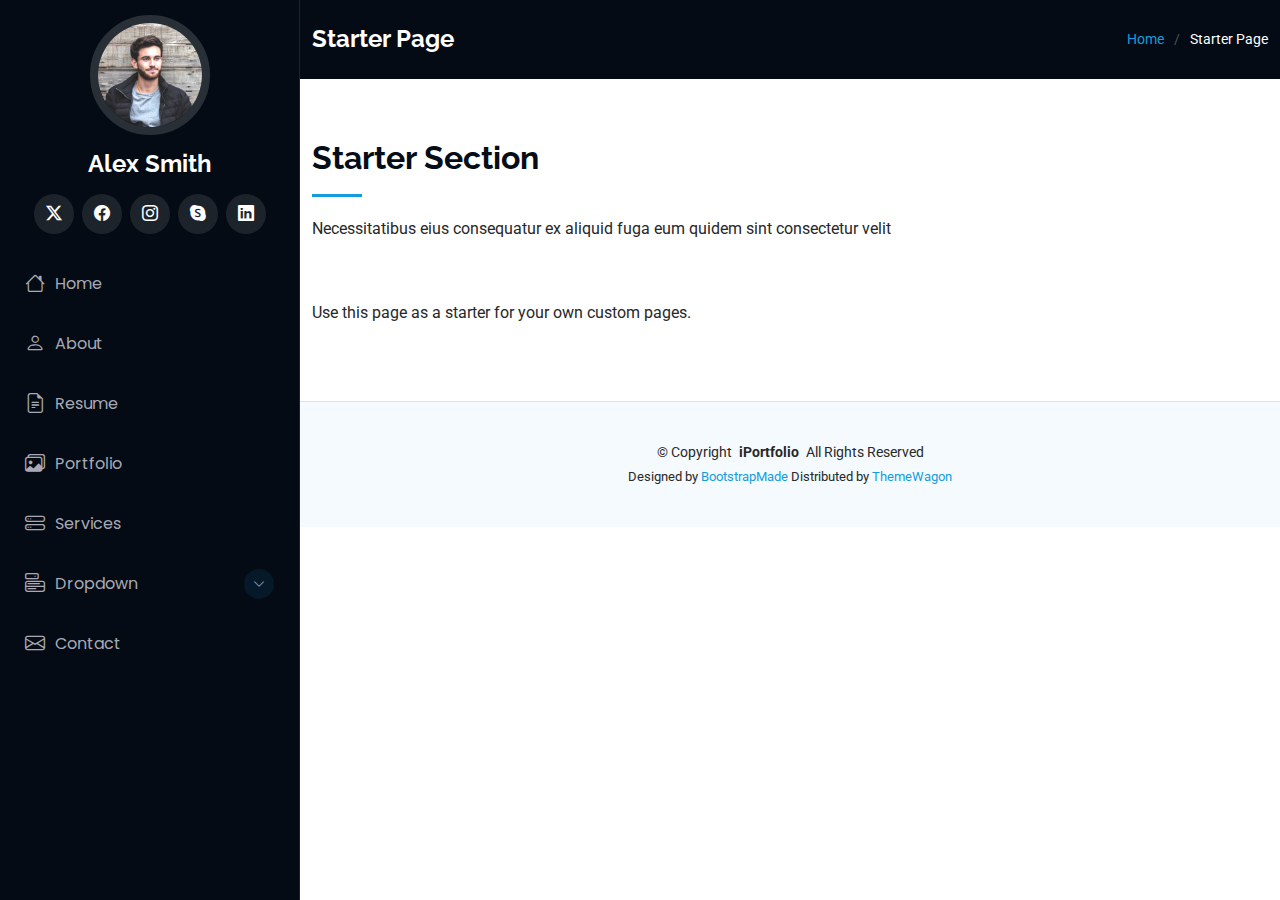
<file: iPortfolio-1.0.0/iPortfolio-1.0.0/starter-page.html>
<!DOCTYPE html>
<html lang="en">

<head>
  <meta charset="utf-8">
  <meta content="width=device-width, initial-scale=1.0" name="viewport">
  <title>Starter Page - iPortfolio Bootstrap Template</title>
  <meta content="" name="description">
  <meta content="" name="keywords">

  <!-- Favicons -->
  <link href="assets/img/favicon.png" rel="icon">
  <link href="assets/img/apple-touch-icon.png" rel="apple-touch-icon">

  <!-- Fonts -->
  <link href="https://fonts.googleapis.com" rel="preconnect">
  <link href="https://fonts.gstatic.com" rel="preconnect" crossorigin>
  <link href="https://fonts.googleapis.com/css2?family=Roboto:ital,wght@0,100;0,300;0,400;0,500;0,700;0,900;1,100;1,300;1,400;1,500;1,700;1,900&family=Poppins:ital,wght@0,100;0,200;0,300;0,400;0,500;0,600;0,700;0,800;0,900;1,100;1,200;1,300;1,400;1,500;1,600;1,700;1,800;1,900&family=Raleway:ital,wght@0,100;0,200;0,300;0,400;0,500;0,600;0,700;0,800;0,900;1,100;1,200;1,300;1,400;1,500;1,600;1,700;1,800;1,900&display=swap" rel="stylesheet">

  <!-- Vendor CSS Files -->
  <link href="assets/vendor/bootstrap/css/bootstrap.min.css" rel="stylesheet">
  <link href="assets/vendor/bootstrap-icons/bootstrap-icons.css" rel="stylesheet">
  <link href="assets/vendor/aos/aos.css" rel="stylesheet">
  <link href="assets/vendor/glightbox/css/glightbox.min.css" rel="stylesheet">
  <link href="assets/vendor/swiper/swiper-bundle.min.css" rel="stylesheet">

  <!-- Main CSS File -->
  <link href="assets/css/main.css" rel="stylesheet">

  <!-- =======================================================
  * Template Name: iPortfolio
  * Template URL: https://bootstrapmade.com/iportfolio-bootstrap-portfolio-websites-template/
  * Updated: Jun 29 2024 with Bootstrap v5.3.3
  * Author: BootstrapMade.com
  * License: https://bootstrapmade.com/license/
  ======================================================== -->
</head>

<body class="starter-page-page">

  <header id="header" class="header dark-background d-flex flex-column">
    <i class="header-toggle d-xl-none bi bi-list"></i>

    <div class="profile-img">
      <img src="assets/img/my-profile-img.jpg" alt="" class="img-fluid rounded-circle">
    </div>

    <a href="index.html" class="logo d-flex align-items-center justify-content-center">
      <!-- Uncomment the line below if you also wish to use an image logo -->
      <!-- <img src="assets/img/logo.png" alt=""> -->
      <h1 class="sitename">Alex Smith</h1>
    </a>

    <div class="social-links text-center">
      <a href="#" class="twitter"><i class="bi bi-twitter-x"></i></a>
      <a href="#" class="facebook"><i class="bi bi-facebook"></i></a>
      <a href="#" class="instagram"><i class="bi bi-instagram"></i></a>
      <a href="#" class="google-plus"><i class="bi bi-skype"></i></a>
      <a href="#" class="linkedin"><i class="bi bi-linkedin"></i></a>
    </div>

    <nav id="navmenu" class="navmenu">
      <ul>
        <li><a href="#hero"><i class="bi bi-house navicon"></i>Home</a></li>
        <li><a href="#about"><i class="bi bi-person navicon"></i> About</a></li>
        <li><a href="#resume"><i class="bi bi-file-earmark-text navicon"></i> Resume</a></li>
        <li><a href="#portfolio"><i class="bi bi-images navicon"></i> Portfolio</a></li>
        <li><a href="#services"><i class="bi bi-hdd-stack navicon"></i> Services</a></li>
        <li class="dropdown"><a href="#"><i class="bi bi-menu-button navicon"></i> <span>Dropdown</span> <i class="bi bi-chevron-down toggle-dropdown"></i></a>
          <ul>
            <li><a href="#">Dropdown 1</a></li>
            <li class="dropdown"><a href="#"><span>Deep Dropdown</span> <i class="bi bi-chevron-down toggle-dropdown"></i></a>
              <ul>
                <li><a href="#">Deep Dropdown 1</a></li>
                <li><a href="#">Deep Dropdown 2</a></li>
                <li><a href="#">Deep Dropdown 3</a></li>
                <li><a href="#">Deep Dropdown 4</a></li>
                <li><a href="#">Deep Dropdown 5</a></li>
              </ul>
            </li>
            <li><a href="#">Dropdown 2</a></li>
            <li><a href="#">Dropdown 3</a></li>
            <li><a href="#">Dropdown 4</a></li>
          </ul>
        </li>
        <li><a href="#contact"><i class="bi bi-envelope navicon"></i> Contact</a></li>
      </ul>
    </nav>

  </header>

  <main class="main">

    <!-- Page Title -->
    <div class="page-title dark-background">
      <div class="container d-lg-flex justify-content-between align-items-center">
        <h1 class="mb-2 mb-lg-0">Starter Page</h1>
        <nav class="breadcrumbs">
          <ol>
            <li><a href="index.html">Home</a></li>
            <li class="current">Starter Page</li>
          </ol>
        </nav>
      </div>
    </div><!-- End Page Title -->

    <!-- Starter Section Section -->
    <section id="starter-section" class="starter-section section">

      <!-- Section Title -->
      <div class="container section-title" data-aos="fade-up">
        <h2>Starter Section</h2>
        <p>Necessitatibus eius consequatur ex aliquid fuga eum quidem sint consectetur velit</p>
      </div><!-- End Section Title -->

      <div class="container" data-aos="fade-up">
        <p>Use this page as a starter for your own custom pages.</p>
      </div>

    </section><!-- /Starter Section Section -->

  </main>

  <footer id="footer" class="footer position-relative light-background">

    <div class="container">
      <div class="copyright text-center ">
        <p>© <span>Copyright</span> <strong class="px-1 sitename">iPortfolio</strong> <span>All Rights Reserved</span></p>
      </div>
      <div class="credits">
        <!-- All the links in the footer should remain intact. -->
        <!-- You can delete the links only if you've purchased the pro version. -->
        <!-- Licensing information: https://bootstrapmade.com/license/ -->
        <!-- Purchase the pro version with working PHP/AJAX contact form: [buy-url] -->
        Designed by <a href="https://bootstrapmade.com/">BootstrapMade</a> Distributed by <a href="https://themewagon.com">ThemeWagon</a>
      </div>
    </div>

  </footer>

  <!-- Scroll Top -->
  <a href="#" id="scroll-top" class="scroll-top d-flex align-items-center justify-content-center"><i class="bi bi-arrow-up-short"></i></a>

  <!-- Preloader -->
  <div id="preloader"></div>

  <!-- Vendor JS Files -->
  <script src="assets/vendor/bootstrap/js/bootstrap.bundle.min.js"></script>
  <script src="assets/vendor/php-email-form/validate.js"></script>
  <script src="assets/vendor/aos/aos.js"></script>
  <script src="assets/vendor/typed.js/typed.umd.js"></script>
  <script src="assets/vendor/purecounter/purecounter_vanilla.js"></script>
  <script src="assets/vendor/waypoints/noframework.waypoints.js"></script>
  <script src="assets/vendor/glightbox/js/glightbox.min.js"></script>
  <script src="assets/vendor/imagesloaded/imagesloaded.pkgd.min.js"></script>
  <script src="assets/vendor/isotope-layout/isotope.pkgd.min.js"></script>
  <script src="assets/vendor/swiper/swiper-bundle.min.js"></script>

  <!-- Main JS File -->
  <script src="assets/js/main.js"></script>

</body>

</html>
</file>
<file: iPortfolio-1.0.0/iPortfolio-1.0.0/assets/css/main.css>
/**
* Template Name: iPortfolio
* Template URL: https://bootstrapmade.com/iportfolio-bootstrap-portfolio-websites-template/
* Updated: Jun 29 2024 with Bootstrap v5.3.3
* Author: BootstrapMade.com
* License: https://bootstrapmade.com/license/
*/

/*--------------------------------------------------------------
# Font & Color Variables
# Help: https://bootstrapmade.com/color-system/
--------------------------------------------------------------*/
/* Fonts */
:root {
  --default-font: "Roboto",  system-ui, -apple-system, "Segoe UI", Roboto, "Helvetica Neue", Arial, "Noto Sans", "Liberation Sans", sans-serif, "Apple Color Emoji", "Segoe UI Emoji", "Segoe UI Symbol", "Noto Color Emoji";
  --heading-font: "Raleway",  sans-serif;
  --nav-font: "Poppins",  sans-serif;
}

/* Global Colors - The following color variables are used throughout the website. Updating them here will change the color scheme of the entire website */
:root { 
  --background-color: #ffffff; /* Background color for the entire website, including individual sections */
  --default-color: #272829; /* Default color used for the majority of the text content across the entire website */
  --heading-color: #050d18; /* Color for headings, subheadings and title throughout the website */
  --accent-color: #149ddd; /* Accent color that represents your brand on the website. It's used for buttons, links, and other elements that need to stand out */
  --surface-color: #ffffff; /* The surface color is used as a background of boxed elements within sections, such as cards, icon boxes, or other elements that require a visual separation from the global background. */
  --contrast-color: #ffffff; /* Contrast color for text, ensuring readability against backgrounds of accent, heading, or default colors. */
}

/* Nav Menu Colors - The following color variables are used specifically for the navigation menu. They are separate from the global colors to allow for more customization options */
:root {
  --nav-color: #a8a9b4;  /* The default color of the main navmenu links */
  --nav-hover-color: #ffffff; /* Applied to main navmenu links when they are hovered over or active */
  --nav-mobile-background-color: #040b14; /* Used as the background color for mobile navigation menu */
  --nav-dropdown-background-color: #040b14; /* Used as the background color for dropdown items that appear when hovering over primary navigation items */
  --nav-dropdown-color: #a8a9b4; /* Used for navigation links of the dropdown items in the navigation menu. */
  --nav-dropdown-hover-color: #ffffff; /* Similar to --nav-hover-color, this color is applied to dropdown navigation links when they are hovered over. */
}

/* Color Presets - These classes override global colors when applied to any section or element, providing reuse of the sam color scheme. */

.light-background {
  --background-color: #f4fafd;
  --surface-color: #ffffff;
}

.dark-background {
  --background-color: #040b14;
  --default-color: #ffffff;
  --heading-color: #ffffff;
  --surface-color: #151f2b;
  --contrast-color: #ffffff;
}

/* Smooth scroll */
:root {
  scroll-behavior: smooth;
}

/*--------------------------------------------------------------
# General Styling & Shared Classes
--------------------------------------------------------------*/
body {
  color: var(--default-color);
  background-color: var(--background-color);
  font-family: var(--default-font);
}

a {
  color: var(--accent-color);
  text-decoration: none;
  transition: 0.3s;
}

a:hover {
  color: color-mix(in srgb, var(--accent-color), transparent 25%);
  text-decoration: none;
}

h1,
h2,
h3,
h4,
h5,
h6 {
  color: var(--heading-color);
  font-family: var(--heading-font);
}

/* PHP Email Form Messages
------------------------------*/
.php-email-form .error-message {
  display: none;
  background: #df1529;
  color: #ffffff;
  text-align: left;
  padding: 15px;
  margin-bottom: 24px;
  font-weight: 600;
}

.php-email-form .sent-message {
  display: none;
  color: #ffffff;
  background: #059652;
  text-align: center;
  padding: 15px;
  margin-bottom: 24px;
  font-weight: 600;
}

.php-email-form .loading {
  display: none;
  background: var(--surface-color);
  text-align: center;
  padding: 15px;
  margin-bottom: 24px;
}

.php-email-form .loading:before {
  content: "";
  display: inline-block;
  border-radius: 50%;
  width: 24px;
  height: 24px;
  margin: 0 10px -6px 0;
  border: 3px solid var(--accent-color);
  border-top-color: var(--surface-color);
  animation: php-email-form-loading 1s linear infinite;
}

@keyframes php-email-form-loading {
  0% {
    transform: rotate(0deg);
  }

  100% {
    transform: rotate(360deg);
  }
}

/*--------------------------------------------------------------
# Global Header
--------------------------------------------------------------*/
.header {
  color: var(--default-color);
  background-color: var(--background-color);
  position: fixed;
  top: 0;
  left: 0;
  bottom: 0;
  padding: 0 15px;
  width: 300px;
  transition: all ease-in-out 0.3s;
  overflow-y: auto;
  z-index: 997;
  border-right: 1px solid color-mix(in srgb, var(--default-color), transparent 90%);
}

.header .profile-img img {
  margin: 15px auto;
  display: block;
  width: 120px;
  border: 8px solid color-mix(in srgb, var(--default-color), transparent 85%);
}

.header .logo {
  line-height: 1;
  margin-bottom: 15px;
}

.header .logo img {
  max-height: 32px;
  margin-right: 8px;
}

.header .logo h1 {
  font-size: 24px;
  margin: 0;
  font-weight: 700;
  color: var(--heading-color);
}

.header .social-links {
  margin: 0 0 20px 0;
}

.header .social-links a {
  font-size: 16px;
  display: inline-flex;
  align-items: center;
  justify-content: center;
  background: color-mix(in srgb, var(--default-color), transparent 90%);
  color: var(--default-color);
  margin: 0 2px;
  border-radius: 50%;
  text-align: center;
  width: 40px;
  height: 40px;
  transition: 0.3s;
}

.header .social-links a:hover {
  color: var(--contrast-color);
  background: var(--accent-color);
}

@media (min-width: 1200px) {

  .header~main,
  .header~#footer {
    margin-left: 300px;
  }
}

@media (max-width: 1199px) {
  .header {
    left: -100%;
  }
}

.header.header-show {
  left: 0;
}

.header .header-toggle {
  color: var(--contrast-color);
  background-color: var(--accent-color);
  font-size: 22px;
  display: flex;
  align-items: center;
  justify-content: center;
  width: 40px;
  height: 40px;
  border-radius: 50%;
  cursor: pointer;
  position: fixed;
  top: 15px;
  right: 15px;
  z-index: 9999;
  transition: background-color 0.3s;
}

.header .header-toggle:hover {
  color: var(--contrast-color);
  background-color: color-mix(in srgb, var(--accent-color) 90%, white 15%);
}

/*--------------------------------------------------------------
# Navigation Menu
--------------------------------------------------------------*/
.mobile-nav-toggle {
  display: none;
}

.navmenu {
  padding: 0;
  z-index: 9997;
}

.navmenu ul {
  list-style: none;
  padding: 0 0 20px 0;
  margin: 0;
}

.navmenu a,
.navmenu a:focus {
  color: var(--nav-color);
  padding: 15px 10px;
  font-family: var(--nav-font);
  font-size: 16px;
  font-weight: 400;
  display: flex;
  align-items: center;
  white-space: nowrap;
  transition: 0.3s;
  width: 100%;
}

.navmenu a .navicon,
.navmenu a:focus .navicon {
  font-size: 20px;
  margin-right: 10px;
}

.navmenu a .toggle-dropdown,
.navmenu a:focus .toggle-dropdown {
  font-size: 12px;
  line-height: 0;
  margin-left: auto;
  width: 30px;
  height: 30px;
  display: flex;
  align-items: center;
  justify-content: center;
  border-radius: 50%;
  transition: 0.3s;
  flex-shrink: 0;
  background-color: color-mix(in srgb, var(--accent-color), transparent 90%);
}

.navmenu a .toggle-dropdown:hover,
.navmenu a:focus .toggle-dropdown:hover {
  background-color: var(--accent-color);
  color: var(--contrast-color);
}

.navmenu a:hover,
.navmenu .active,
.navmenu .active:focus {
  color: var(--nav-hover-color);
}

.navmenu a:hover .navicon,
.navmenu .active .navicon,
.navmenu .active:focus .navicon {
  color: var(--accent-color);
}

.navmenu .active .toggle-dropdown,
.navmenu .active:focus .toggle-dropdown {
  background-color: var(--accent-color);
  color: var(--contrast-color);
  transform: rotate(180deg);
}

.navmenu .dropdown {
  display: block;
}

.navmenu .dropdown a,
.navmenu .dropdown a:focus {
  color: --nav-dropdown-color;
}

.navmenu .dropdown a:hover,
.navmenu .dropdown .active,
.navmenu .dropdown .active:focus {
  color: var(--nav-dropdown-hover-color);
}

.navmenu .dropdown ul {
  position: static;
  display: none;
  z-index: 99;
  padding: 5px 10px;
  margin: 5px 10px;
  background-color: var(--nav-dropdown-background-color);
  border: 1px solid color-mix(in srgb, var(--default-color), transparent 90%);
  box-shadow: none;
  transition: all 0.5s ease-in-out;
}

.navmenu .dropdown ul ul {
  background-color: rgba(33, 37, 41, 0.1);
}

.navmenu .dropdown>.dropdown-active {
  display: block;
  background-color: rgba(33, 37, 41, 0.03);
}

/*--------------------------------------------------------------
# Global Footer
--------------------------------------------------------------*/
.footer {
  color: var(--default-color);
  background-color: var(--background-color);
  font-size: 14px;
  padding: 40px 0;
  position: relative;
  border-top: 1px solid color-mix(in srgb, var(--default-color), transparent 90%);
}

.footer .copyright p {
  margin-bottom: 0;
}

.footer .credits {
  margin-top: 4px;
  font-size: 13px;
  text-align: center;
}

/*--------------------------------------------------------------
# Preloader
--------------------------------------------------------------*/
#preloader {
  position: fixed;
  inset: 0;
  z-index: 999999;
  overflow: hidden;
  background: var(--background-color);
  transition: all 0.6s ease-out;
}

#preloader:before {
  content: "";
  position: fixed;
  top: calc(50% - 30px);
  left: calc(50% - 30px);
  border: 6px solid #ffffff;
  border-color: var(--accent-color) transparent var(--accent-color) transparent;
  border-radius: 50%;
  width: 60px;
  height: 60px;
  animation: animate-preloader 1.5s linear infinite;
}

@keyframes animate-preloader {
  0% {
    transform: rotate(0deg);
  }

  100% {
    transform: rotate(360deg);
  }
}

/*--------------------------------------------------------------
# Scroll Top Button
--------------------------------------------------------------*/
.scroll-top {
  position: fixed;
  visibility: hidden;
  opacity: 0;
  right: 15px;
  bottom: -15px;
  z-index: 99999;
  background-color: var(--accent-color);
  width: 44px;
  height: 44px;
  border-radius: 50px;
  transition: all 0.4s;
}

.scroll-top i {
  font-size: 24px;
  color: var(--contrast-color);
  line-height: 0;
}

.scroll-top:hover {
  background-color: color-mix(in srgb, var(--accent-color), transparent 20%);
  color: var(--contrast-color);
}

.scroll-top.active {
  visibility: visible;
  opacity: 1;
  bottom: 15px;
}

/*--------------------------------------------------------------
# Disable aos animation delay on mobile devices
--------------------------------------------------------------*/
@media screen and (max-width: 768px) {
  [data-aos-delay] {
    transition-delay: 0 !important;
  }
}

/*--------------------------------------------------------------
# Global Page Titles & Breadcrumbs
--------------------------------------------------------------*/
.page-title {
  color: var(--default-color);
  background-color: var(--background-color);
  padding: 25px 0;
  position: relative;
}

.page-title h1 {
  font-size: 24px;
  font-weight: 700;
}

.page-title .breadcrumbs ol {
  display: flex;
  flex-wrap: wrap;
  list-style: none;
  padding: 0;
  margin: 0;
  font-size: 14px;
  font-weight: 400;
}

.page-title .breadcrumbs ol li+li {
  padding-left: 10px;
}

.page-title .breadcrumbs ol li+li::before {
  content: "/";
  display: inline-block;
  padding-right: 10px;
  color: color-mix(in srgb, var(--default-color), transparent 70%);
}

/*--------------------------------------------------------------
# Global Sections
--------------------------------------------------------------*/
section,
.section {
  color: var(--default-color);
  background-color: var(--background-color);
  padding: 60px 0;
  overflow: clip;
}

/*--------------------------------------------------------------
# Global Section Titles
--------------------------------------------------------------*/
.section-title {
  padding-bottom: 60px;
  position: relative;
}

.section-title h2 {
  font-size: 32px;
  font-weight: 700;
  margin-bottom: 20px;
  padding-bottom: 20px;
  position: relative;
}

.section-title h2:after {
  content: "";
  position: absolute;
  display: block;
  width: 50px;
  height: 3px;
  background: var(--accent-color);
  left: 0;
  bottom: 0;
}

.section-title p {
  margin-bottom: 0;
}

/*--------------------------------------------------------------
# Hero Section
--------------------------------------------------------------*/
.hero {
  width: 100%;
  min-height: 100vh;
  position: relative;
  padding: 80px 0;
  display: flex;
  align-items: center;
  justify-content: center;
}

.hero img {
  position: absolute;
  inset: 0;
  display: block;
  width: 100%;
  height: 100%;
  object-fit: cover;
  z-index: 1;
}

.hero:before {
  content: "";
  background: color-mix(in srgb, var(--background-color), transparent 70%);
  position: absolute;
  inset: 0;
  z-index: 2;
}

.hero .container {
  position: relative;
  z-index: 3;
}

.hero h2 {
  margin: 0;
  font-size: 64px;
  font-weight: 700;
}

.hero p {
  margin: 5px 0 0 0;
  font-size: 26px;
}

.hero p span {
  letter-spacing: 1px;
  border-bottom: 2px solid var(--accent-color);
}

.hero .social-links {
  margin-top: 25px;
}

.hero .social-links a {
  font-size: 24px;
  display: inline-block;
  color: color-mix(in srgb, var(--default-color), transparent 50%);
  line-height: 1;
  margin-right: 20px;
  transition: 0.3s;
}

.hero .social-links a:hover {
  color: var(--accent-color);
}

@media (max-width: 768px) {
  .hero h2 {
    font-size: 32px;
  }

  .hero p {
    font-size: 20px;
  }
}

/*--------------------------------------------------------------
# About Section
--------------------------------------------------------------*/
.about .content h2 {
  font-weight: 700;
  font-size: 24px;
}

.about .content ul {
  list-style: none;
  padding: 0;
}

.about .content ul li {
  margin-bottom: 20px;
  display: flex;
  align-items: center;
}

.about .content ul strong {
  margin-right: 10px;
}

.about .content ul i {
  font-size: 16px;
  margin-right: 5px;
  color: var(--accent-color);
  line-height: 0;
}

/*--------------------------------------------------------------
# Stats Section
--------------------------------------------------------------*/
.stats .stats-item {
  padding: 30px;
  width: 100%;
}

.stats .stats-item i {
  color: var(--accent-color);
  display: block;
  font-size: 44px;
  float: left;
  line-height: 0;
}

.stats .stats-item .purecounter {
  color: var(--heading-color);
  font-size: 48px;
  line-height: 40px;
  display: block;
  font-weight: 700;
  margin-left: 60px;
}

.stats .stats-item p {
  color: color-mix(in srgb, var(--default-color), transparent 40%);
  padding: 15px 0 0 0;
  margin: 0 0 0 60px;
  font-family: var(--heading-font);
  font-size: 14px;
}

/*--------------------------------------------------------------
# Skills Section
--------------------------------------------------------------*/
.skills .progress {
  height: 60px;
  display: block;
  background: none;
  border-radius: 0;
}

.skills .progress .skill {
  color: var(--heading-color);
  padding: 0;
  margin: 0 0 6px 0;
  text-transform: uppercase;
  display: block;
  font-weight: 600;
  font-family: var(--heading-font);
}

.skills .progress .skill .val {
  float: right;
  font-style: normal;
}

.skills .progress-bar-wrap {
  background: color-mix(in srgb, var(--default-color), transparent 90%);
  height: 10px;
}

.skills .progress-bar {
  width: 1px;
  height: 10px;
  transition: 0.9s;
  background-color: var(--accent-color);
}

/*--------------------------------------------------------------
# Resume Section
--------------------------------------------------------------*/
.resume .resume-title {
  color: var(--heading-color);
  font-size: 26px;
  font-weight: 700;
  margin-top: 20px;
  margin-bottom: 20px;
}

.resume .resume-item {
  padding: 0 0 20px 20px;
  margin-top: -2px;
  border-left: 2px solid var(--accent-color);
  position: relative;
}

.resume .resume-item h4 {
  line-height: 18px;
  font-size: 18px;
  font-weight: 600;
  text-transform: uppercase;
  color: color-mix(in srgb, var(--default-color), transparent 20%);
  margin-bottom: 10px;
}

.resume .resume-item h5 {
  font-size: 16px;
  padding: 5px 15px;
  display: inline-block;
  font-weight: 600;
  margin-bottom: 10px;
}

.resume .resume-item ul {
  padding-left: 20px;
}

.resume .resume-item ul li {
  padding-bottom: 10px;
}

.resume .resume-item:last-child {
  padding-bottom: 0;
}

.resume .resume-item::before {
  content: "";
  position: absolute;
  width: 16px;
  height: 16px;
  border-radius: 50px;
  left: -9px;
  top: 0;
  background: var(--background-color);
  border: 2px solid var(--accent-color);
}

/*--------------------------------------------------------------
# Portfolio Section
--------------------------------------------------------------*/
.portfolio .portfolio-filters {
  padding: 0;
  margin: 0 auto 20px auto;
  list-style: none;
  text-align: center;
}

.portfolio .portfolio-filters li {
  cursor: pointer;
  display: inline-block;
  padding: 0;
  font-size: 14px;
  font-weight: 400;
  margin: 0 10px;
  line-height: 1;
  text-transform: uppercase;
  margin-bottom: 10px;
  transition: all 0.3s ease-in-out;
}

.portfolio .portfolio-filters li:hover,
.portfolio .portfolio-filters li.filter-active {
  color: var(--accent-color);
}

.portfolio .portfolio-filters li:first-child {
  margin-left: 0;
}

.portfolio .portfolio-filters li:last-child {
  margin-right: 0;
}

@media (max-width: 575px) {
  .portfolio .portfolio-filters li {
    font-size: 14px;
    margin: 0 5px;
  }
}

.portfolio .portfolio-content {
  position: relative;
  overflow: hidden;
}

.portfolio .portfolio-content img {
  transition: 0.3s;
}

.portfolio .portfolio-content .portfolio-info {
  opacity: 0;
  position: absolute;
  inset: 0;
  z-index: 3;
  transition: all ease-in-out 0.3s;
  background: rgba(0, 0, 0, 0.6);
  padding: 15px;
}

.portfolio .portfolio-content .portfolio-info h4 {
  font-size: 14px;
  padding: 5px 10px;
  font-weight: 400;
  color: #ffffff;
  display: inline-block;
  background-color: var(--accent-color);
}

.portfolio .portfolio-content .portfolio-info p {
  position: absolute;
  bottom: 10px;
  text-align: center;
  display: inline-block;
  left: 0;
  right: 0;
  font-size: 16px;
  font-weight: 600;
  color: rgba(255, 255, 255, 0.8);
}

.portfolio .portfolio-content .portfolio-info .preview-link,
.portfolio .portfolio-content .portfolio-info .details-link {
  position: absolute;
  left: calc(50% - 40px);
  font-size: 26px;
  top: calc(50% - 14px);
  color: #fff;
  transition: 0.3s;
  line-height: 1.2;
}

.portfolio .portfolio-content .portfolio-info .preview-link:hover,
.portfolio .portfolio-content .portfolio-info .details-link:hover {
  color: var(--accent-color);
}

.portfolio .portfolio-content .portfolio-info .details-link {
  left: 50%;
  font-size: 34px;
  line-height: 0;
}

.portfolio .portfolio-content:hover .portfolio-info {
  opacity: 1;
}

.portfolio .portfolio-content:hover img {
  transform: scale(1.1);
}

/*--------------------------------------------------------------
# Services Section
--------------------------------------------------------------*/
.services .service-item {
  position: relative;
}

.services .service-item .icon {
  background: var(--accent-color);
  display: flex;
  align-items: center;
  justify-content: center;
  width: 54px;
  height: 54px;
  border-radius: 50%;
  transition: 0.5s;
  border: 1px solid var(--accent-color);
  margin-right: 20px;
}

.services .service-item .icon i {
  color: var(--contrast-color);
  font-size: 24px;
  line-height: 0;
}

.services .service-item:hover .icon {
  background: var(--surface-color);
}

.services .service-item:hover .icon i {
  color: var(--accent-color);
}

.services .service-item .title {
  font-weight: 700;
  margin-bottom: 15px;
  font-size: 18px;
}

.services .service-item .title a {
  color: var(--heading-color);
}

.services .service-item .title a:hover {
  color: var(--accent-color);
}

.services .service-item .description {
  line-height: 24px;
  font-size: 14px;
}

/*--------------------------------------------------------------
# Testimonials Section
--------------------------------------------------------------*/
.testimonials .testimonials-carousel,
.testimonials .testimonials-slider {
  overflow: hidden;
}

.testimonials .testimonial-item {
  box-sizing: content-box;
  text-align: center;
  min-height: 320px;
}

.testimonials .testimonial-item .testimonial-img {
  width: 90px;
  border-radius: 50%;
  margin: 0 auto;
}

.testimonials .testimonial-item h3 {
  font-size: 18px;
  font-weight: bold;
  margin: 10px 0 5px 0;
}

.testimonials .testimonial-item h4 {
  font-size: 14px;
  color: color-mix(in srgb, var(--default-color), transparent 20%);
  margin: 0;
}

.testimonials .testimonial-item .quote-icon-left,
.testimonials .testimonial-item .quote-icon-right {
  color: color-mix(in srgb, var(--accent-color), transparent 40%);
  font-size: 26px;
  line-height: 0;
}

.testimonials .testimonial-item .quote-icon-left {
  display: inline-block;
  left: -5px;
  position: relative;
}

.testimonials .testimonial-item .quote-icon-right {
  display: inline-block;
  right: -5px;
  position: relative;
  top: 10px;
  transform: scale(-1, -1);
}

.testimonials .testimonial-item p {
  font-style: italic;
  margin: 0 15px 15px 15px;
  padding: 20px;
  background-color: var(--surface-color);
  position: relative;
  margin-bottom: 35px;
  border-radius: 6px;
  box-shadow: 0px 2px 15px rgba(0, 0, 0, 0.1);
}

.testimonials .testimonial-item p::after {
  content: "";
  width: 0;
  height: 0;
  border-top: 20px solid var(--surface-color);
  border-right: 20px solid transparent;
  border-left: 20px solid transparent;
  position: absolute;
  bottom: -20px;
  left: calc(50% - 20px);
}

.testimonials .swiper-wrapper {
  height: auto;
}

.testimonials .swiper-pagination {
  margin-top: 40px;
  position: relative;
}

.testimonials .swiper-pagination .swiper-pagination-bullet {
  width: 12px;
  height: 12px;
  background-color: var(--background-color);
  opacity: 1;
  border: 1px solid var(--accent-color);
}

.testimonials .swiper-pagination .swiper-pagination-bullet-active {
  background-color: var(--accent-color);
}

/*--------------------------------------------------------------
# Contact Section
--------------------------------------------------------------*/
.contact .info-wrap {
  background-color: var(--surface-color);
  box-shadow: 0px 0px 20px rgba(0, 0, 0, 0.1);
  padding: 30px;
}

@media (max-width: 575px) {
  .contact .info-wrap {
    padding: 20px;
  }
}

.contact .info-item {
  margin-bottom: 40px;
}

.contact .info-item i {
  font-size: 20px;
  color: var(--accent-color);
  background: color-mix(in srgb, var(--accent-color), transparent 92%);
  width: 44px;
  height: 44px;
  display: flex;
  justify-content: center;
  align-items: center;
  border-radius: 50px;
  transition: all 0.3s ease-in-out;
  margin-right: 15px;
}

.contact .info-item h3 {
  padding: 0;
  font-size: 18px;
  font-weight: 700;
  margin-bottom: 5px;
}

.contact .info-item p {
  padding: 0;
  margin-bottom: 0;
  font-size: 14px;
}

.contact .info-item:hover i {
  background: var(--accent-color);
  color: var(--contrast-color);
}

.contact .php-email-form {
  background-color: var(--surface-color);
  height: 100%;
  padding: 30px;
  box-shadow: 0px 0px 20px rgba(0, 0, 0, 0.1);
}

@media (max-width: 575px) {
  .contact .php-email-form {
    padding: 20px;
  }
}

.contact .php-email-form input[type=text],
.contact .php-email-form input[type=email],
.contact .php-email-form textarea {
  font-size: 14px;
  padding: 10px 15px;
  box-shadow: none;
  border-radius: 0;
  color: var(--default-color);
  background-color: var(--surface-color);
  border-color: color-mix(in srgb, var(--default-color), transparent 80%);
}

.contact .php-email-form input[type=text]:focus,
.contact .php-email-form input[type=email]:focus,
.contact .php-email-form textarea:focus {
  border-color: var(--accent-color);
}

.contact .php-email-form input[type=text]::placeholder,
.contact .php-email-form input[type=email]::placeholder,
.contact .php-email-form textarea::placeholder {
  color: color-mix(in srgb, var(--default-color), transparent 70%);
}

.contact .php-email-form button[type=submit] {
  color: var(--contrast-color);
  background: var(--accent-color);
  border: 0;
  padding: 10px 30px;
  transition: 0.4s;
  border-radius: 50px;
}

.contact .php-email-form button[type=submit]:hover {
  background: color-mix(in srgb, var(--accent-color), transparent 25%);
}

/*--------------------------------------------------------------
# Portfolio Details Section
--------------------------------------------------------------*/
.portfolio-details .portfolio-details-slider img {
  width: 100%;
}

.portfolio-details .portfolio-details-slider .swiper-pagination {
  margin-top: 20px;
  position: relative;
}

.portfolio-details .portfolio-details-slider .swiper-pagination .swiper-pagination-bullet {
  width: 12px;
  height: 12px;
  background-color: color-mix(in srgb, var(--default-color), transparent 85%);
  opacity: 1;
}

.portfolio-details .portfolio-details-slider .swiper-pagination .swiper-pagination-bullet-active {
  background-color: var(--accent-color);
}

.portfolio-details .portfolio-info {
  padding: 30px;
  box-shadow: 0px 0 30px rgba(0, 0, 0, 0.1);
}

.portfolio-details .portfolio-info h3 {
  font-size: 22px;
  font-weight: 700;
  margin-bottom: 20px;
  padding-bottom: 20px;
  border-bottom: 1px solid color-mix(in srgb, var(--default-color), transparent 85%);
}

.portfolio-details .portfolio-info ul {
  list-style: none;
  padding: 0;
  font-size: 15px;
}

.portfolio-details .portfolio-info ul li+li {
  margin-top: 10px;
}

.portfolio-details .portfolio-description {
  padding-top: 30px;
}

.portfolio-details .portfolio-description h2 {
  font-size: 26px;
  font-weight: 700;
  margin-bottom: 20px;
}

.portfolio-details .portfolio-description p {
  padding: 0;
  color: color-mix(in srgb, var(--default-color), transparent 30%);
}

/*--------------------------------------------------------------
# Service Details Section
--------------------------------------------------------------*/
.service-details .services-list {
  padding: 10px 30px;
  border: 1px solid color-mix(in srgb, var(--default-color), transparent 90%);
  margin-bottom: 20px;
}

.service-details .services-list a {
  display: block;
  line-height: 1;
  padding: 8px 0 8px 15px;
  border-left: 3px solid color-mix(in srgb, var(--default-color), transparent 70%);
  margin: 20px 0;
  color: color-mix(in srgb, var(--default-color), transparent 20%);
  transition: 0.3s;
}

.service-details .services-list a.active {
  color: var(--heading-color);
  font-weight: 700;
  border-color: var(--accent-color);
}

.service-details .services-list a:hover {
  border-color: var(--accent-color);
}

.service-details .services-img {
  margin-bottom: 20px;
}

.service-details h3 {
  font-size: 26px;
  font-weight: 700;
}

.service-details h4 {
  font-size: 20px;
  font-weight: 700;
}

.service-details p {
  font-size: 15px;
}

.service-details ul {
  list-style: none;
  padding: 0;
  font-size: 15px;
}

.service-details ul li {
  padding: 5px 0;
  display: flex;
  align-items: center;
}

.service-details ul i {
  font-size: 20px;
  margin-right: 8px;
  color: var(--accent-color);
}

/*--------------------------------------------------------------
# Starter Section Section
--------------------------------------------------------------*/
.starter-section {
  /* Add your styles here */
}
</file>
